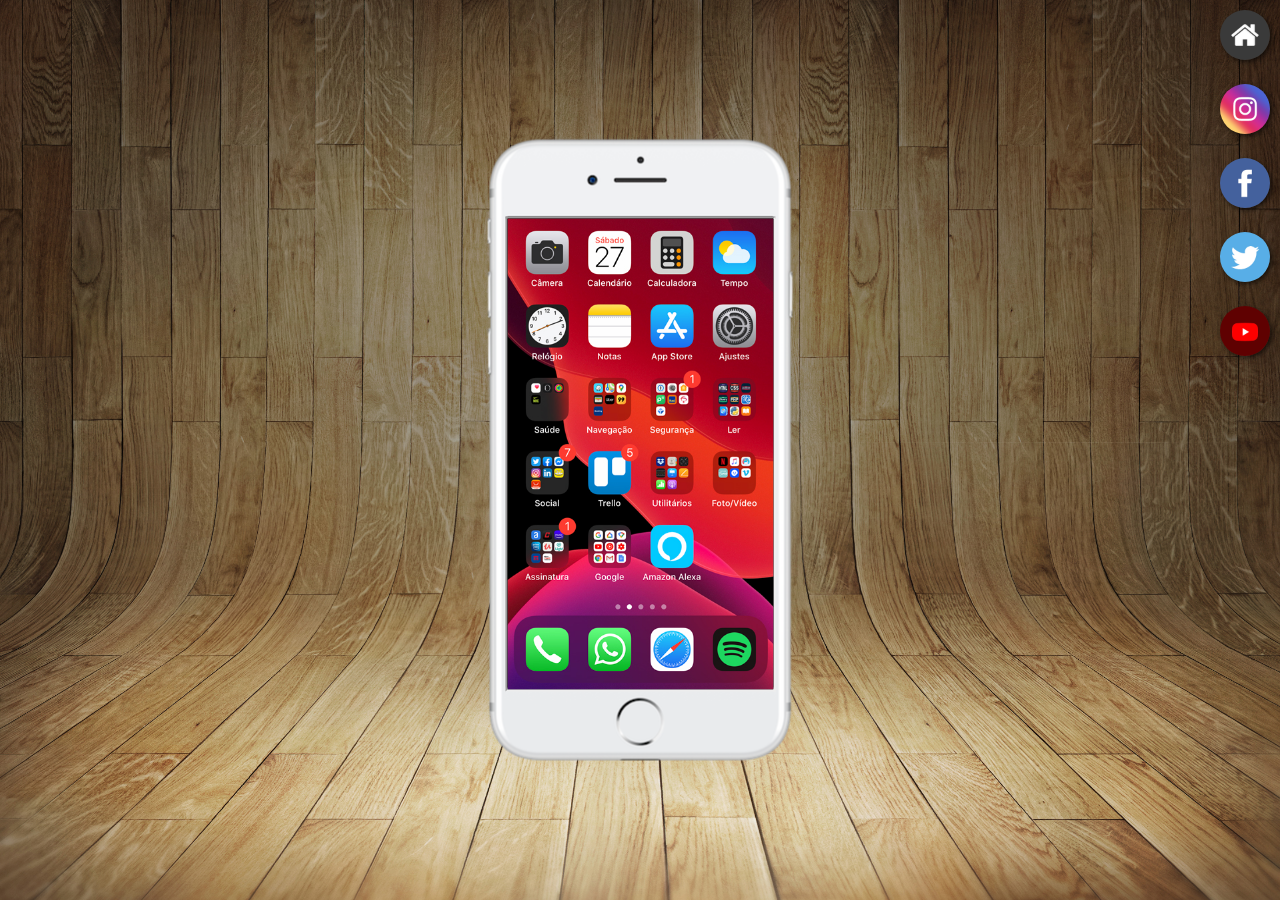
<file: index.html>
<!DOCTYPE html>
<html lang="pt-BR">
<head>
    <meta charset="UTF-8">
    <meta http-equiv="X-UA-Compatible" content="IE=edge">
    <meta name="viewport" content="width=device-width, initial-scale=1.0">
    <title>Redes Sociais</title>
    <link rel="stylesheet" href="style.css">
</head>
<body>
    <main>
        <section id="telefone">
            <iframe src="home.html" name="tela" id="tela"></iframe>
        </section>
        
        <section id="redes-sociais">
            <a href="home.html" target="tela"><img src="imagens/logo-home.jpg" alt="home"></a><br>
            <a href="instagram.html" target="tela"><img src="imagens/logo-instagram.jpg" alt="instagram"></a><br>
            <a href="facebook.html" target="tela"><img src="imagens/logo-facebook.jpg" alt="facebook"></a><br>
            <a href="twitter.html" target="tela"><img src="imagens/logo-twitter.jpg" alt="twitter"></a><br>
            <a href="youtube.html" target="tela"><img src="imagens/logo-youtube.jpg" alt="youtube"></a><br>
            

        </section>
    </main>
    
</body>
</html>
</file>
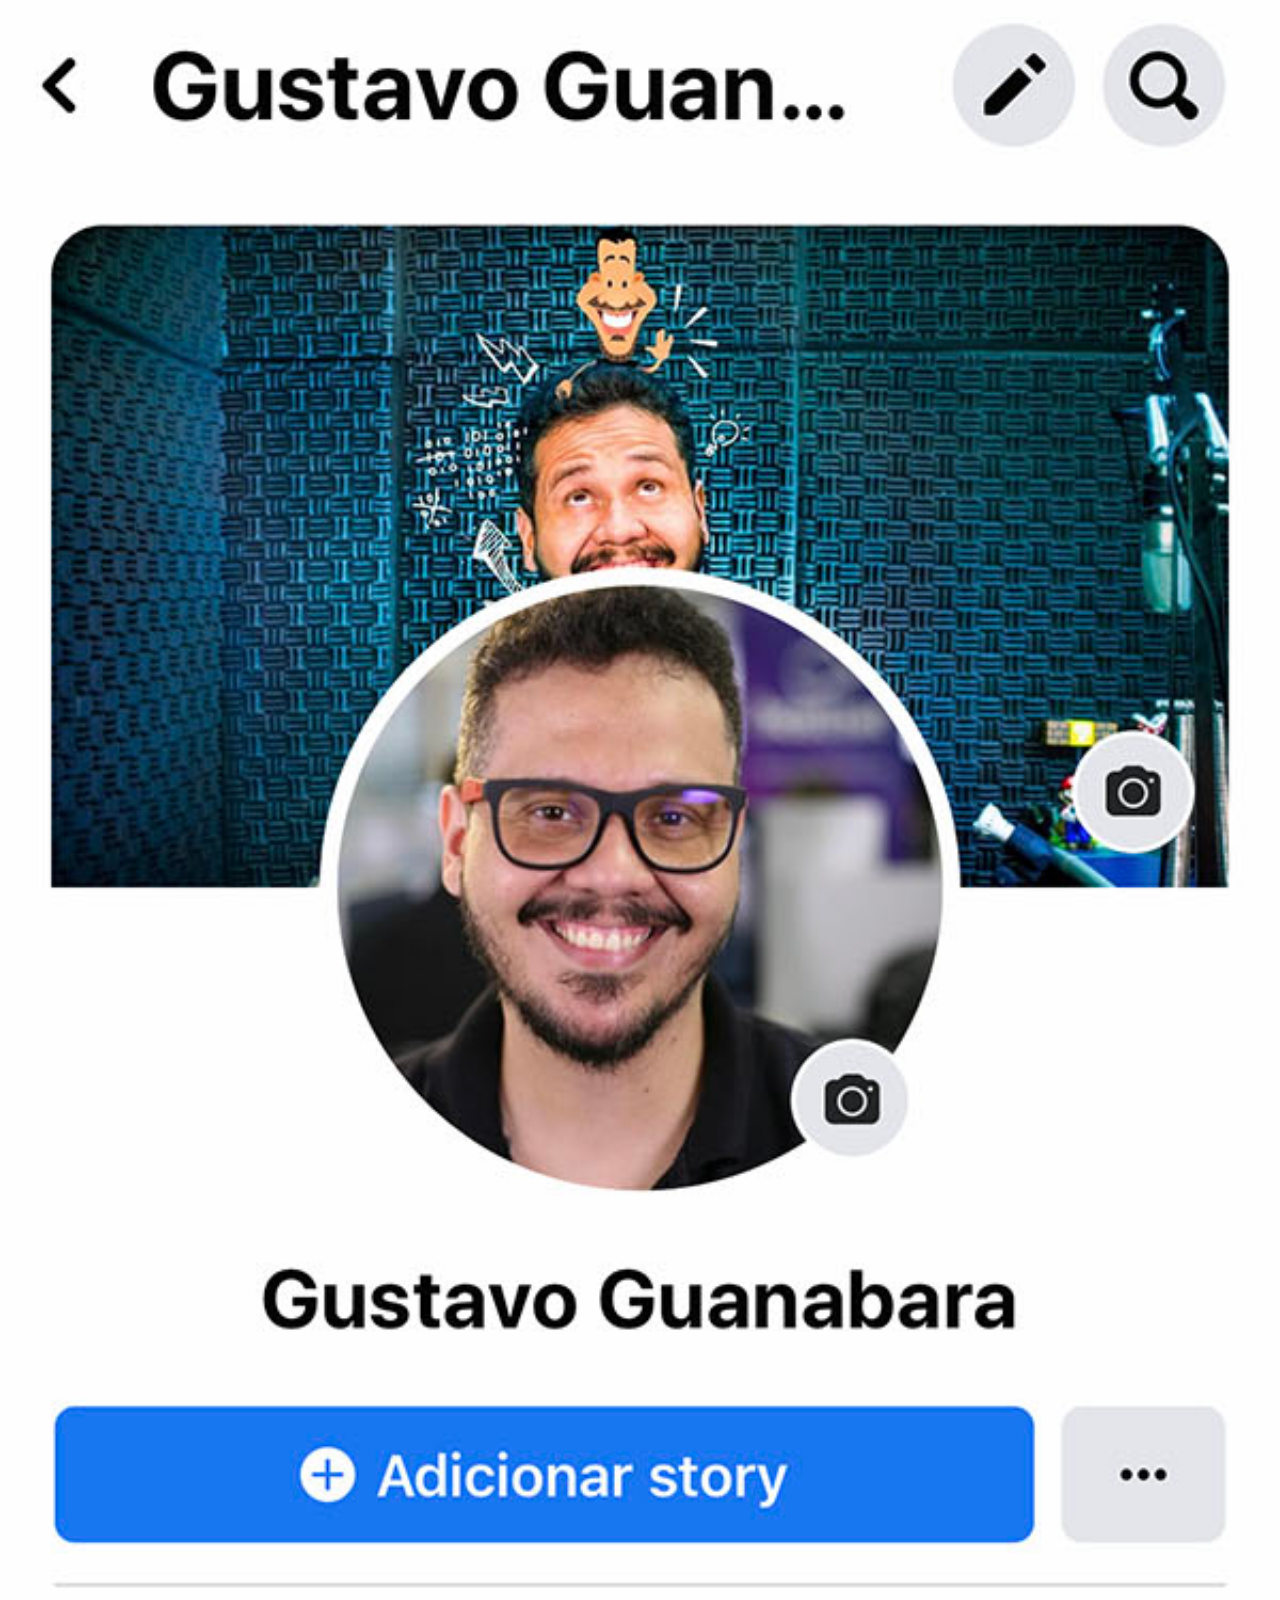
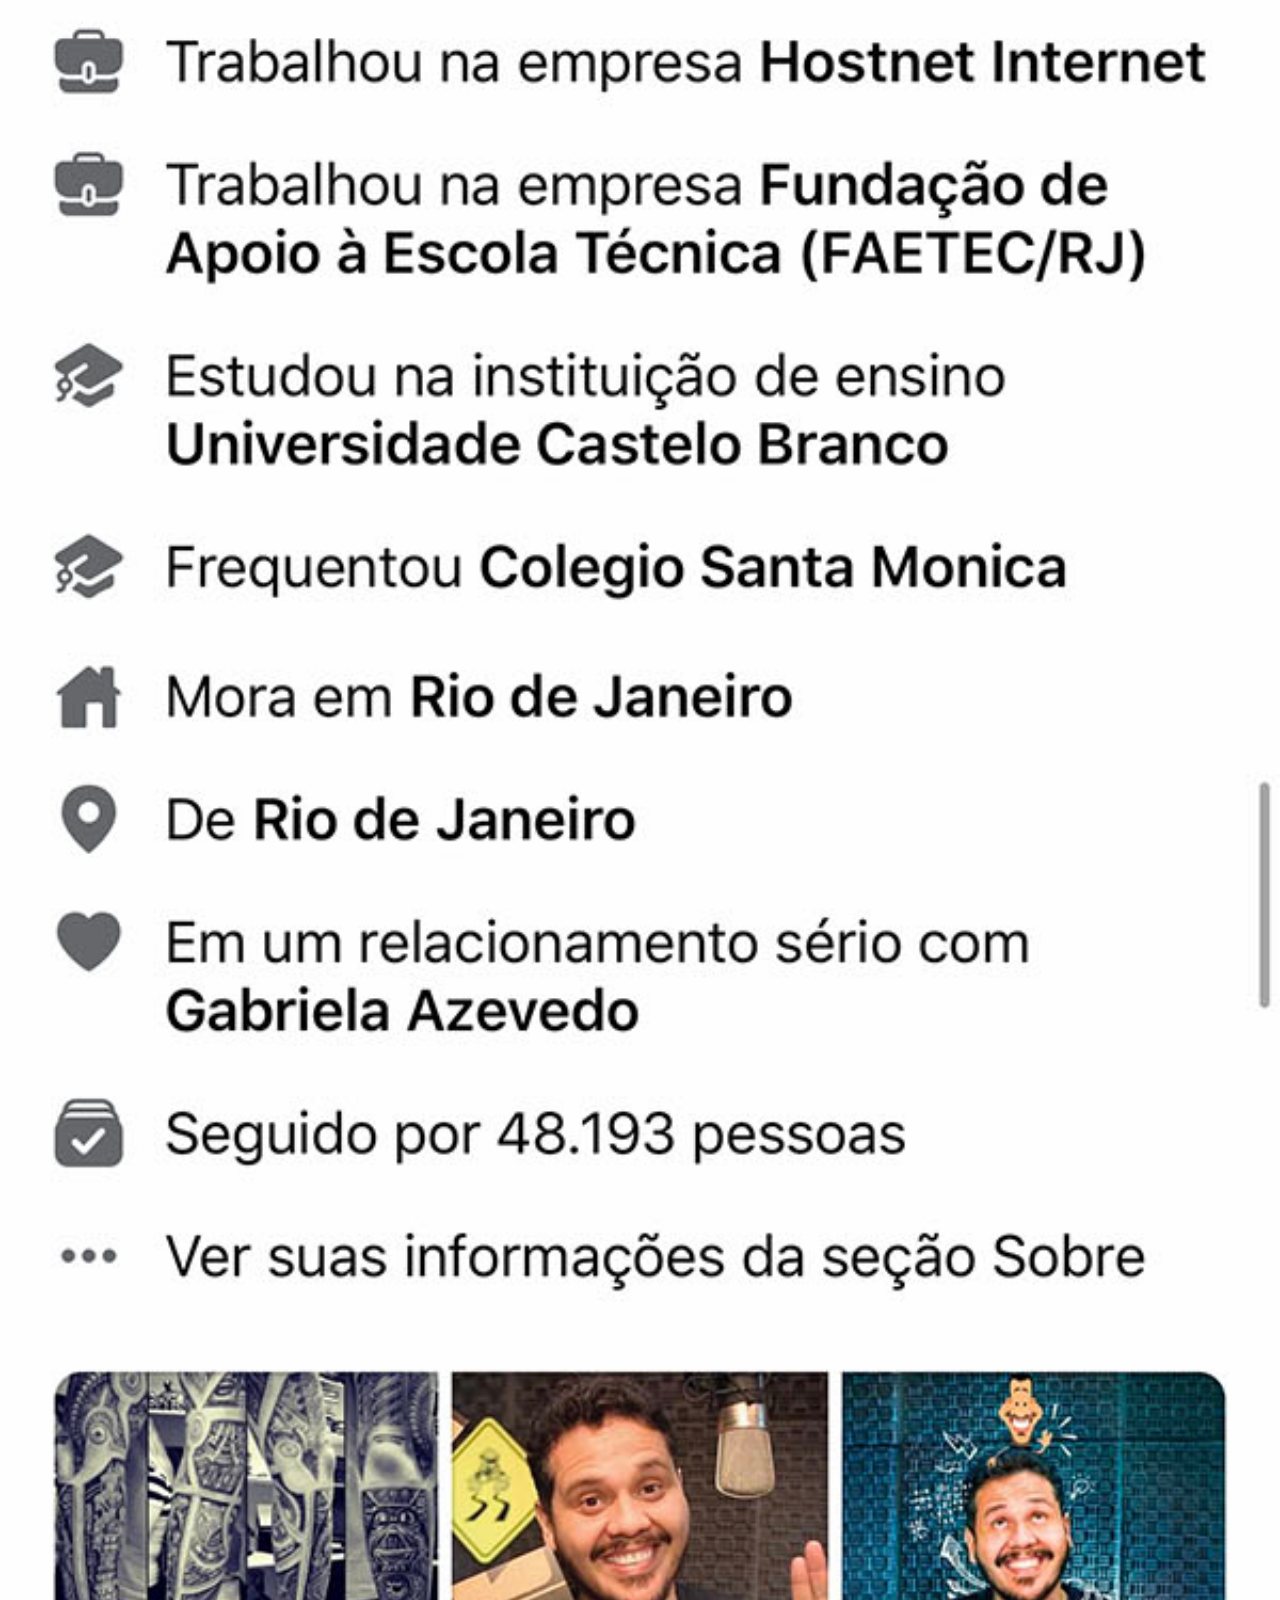
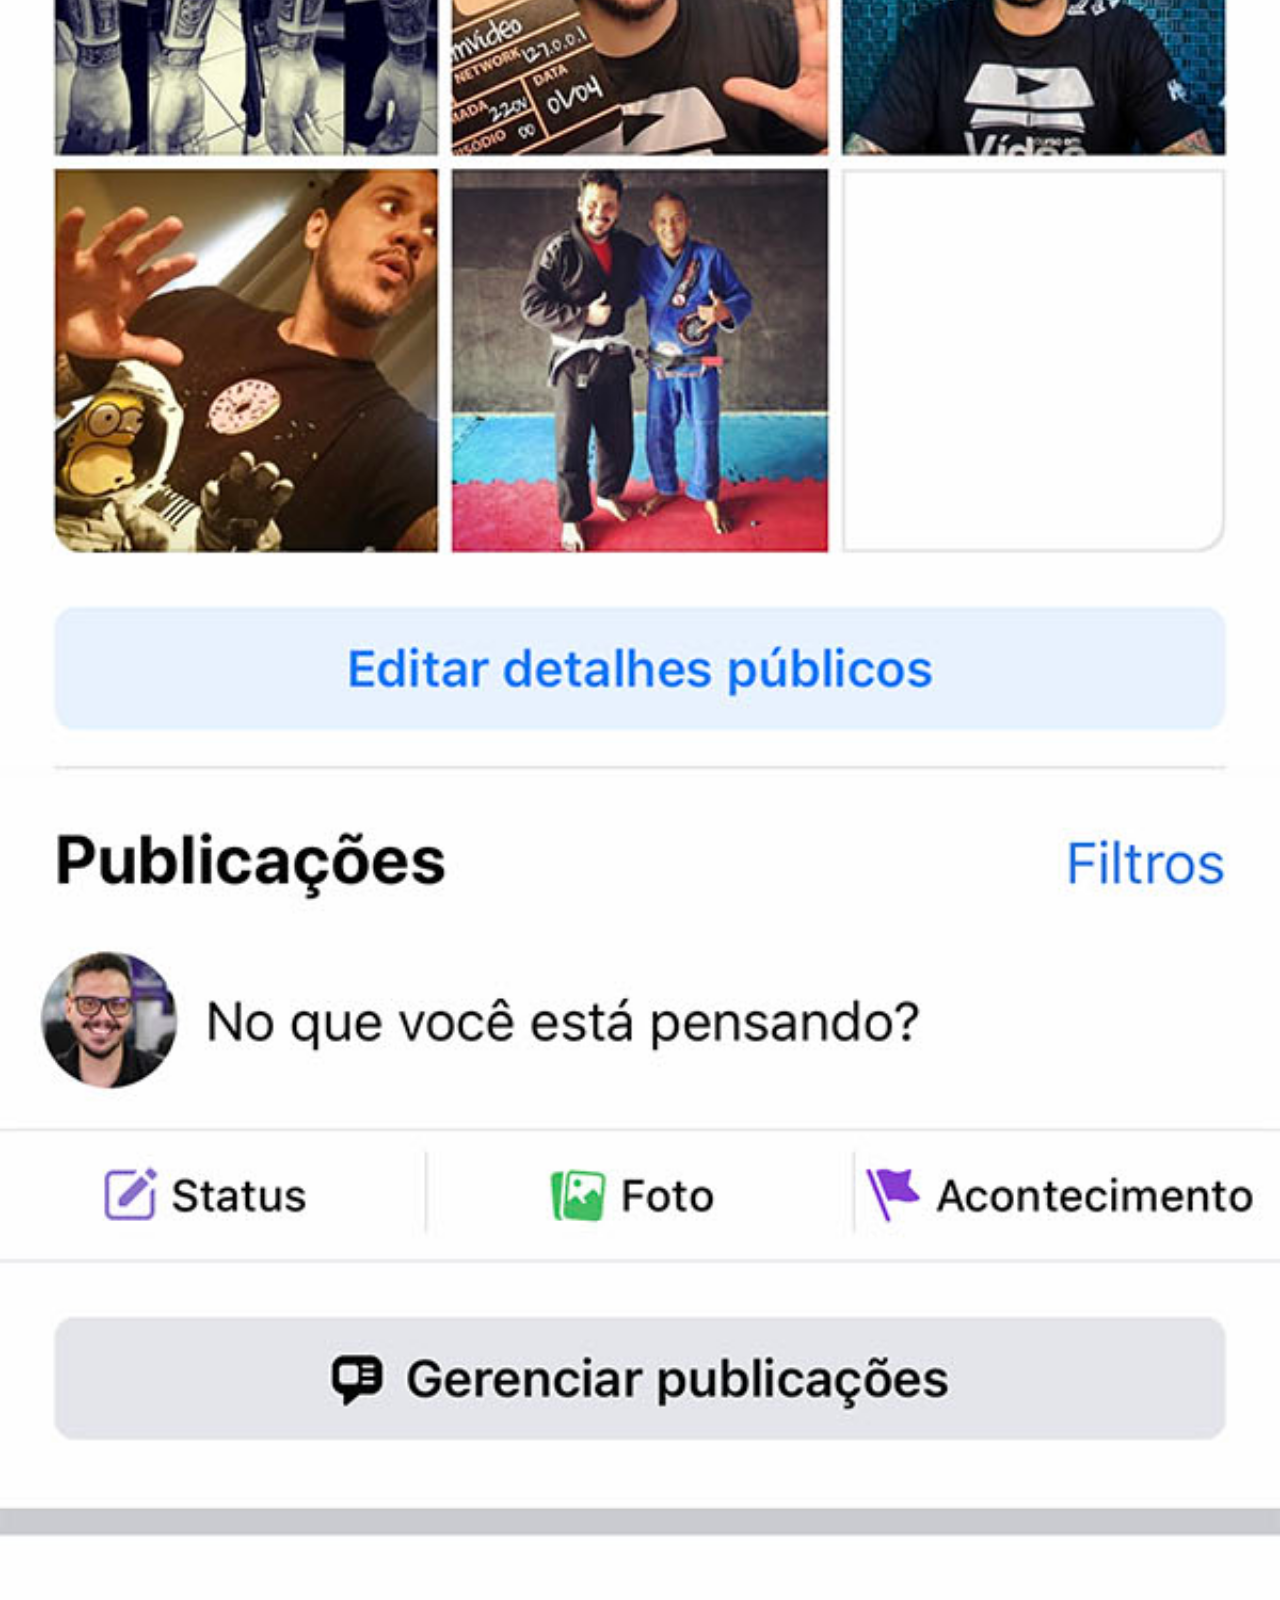
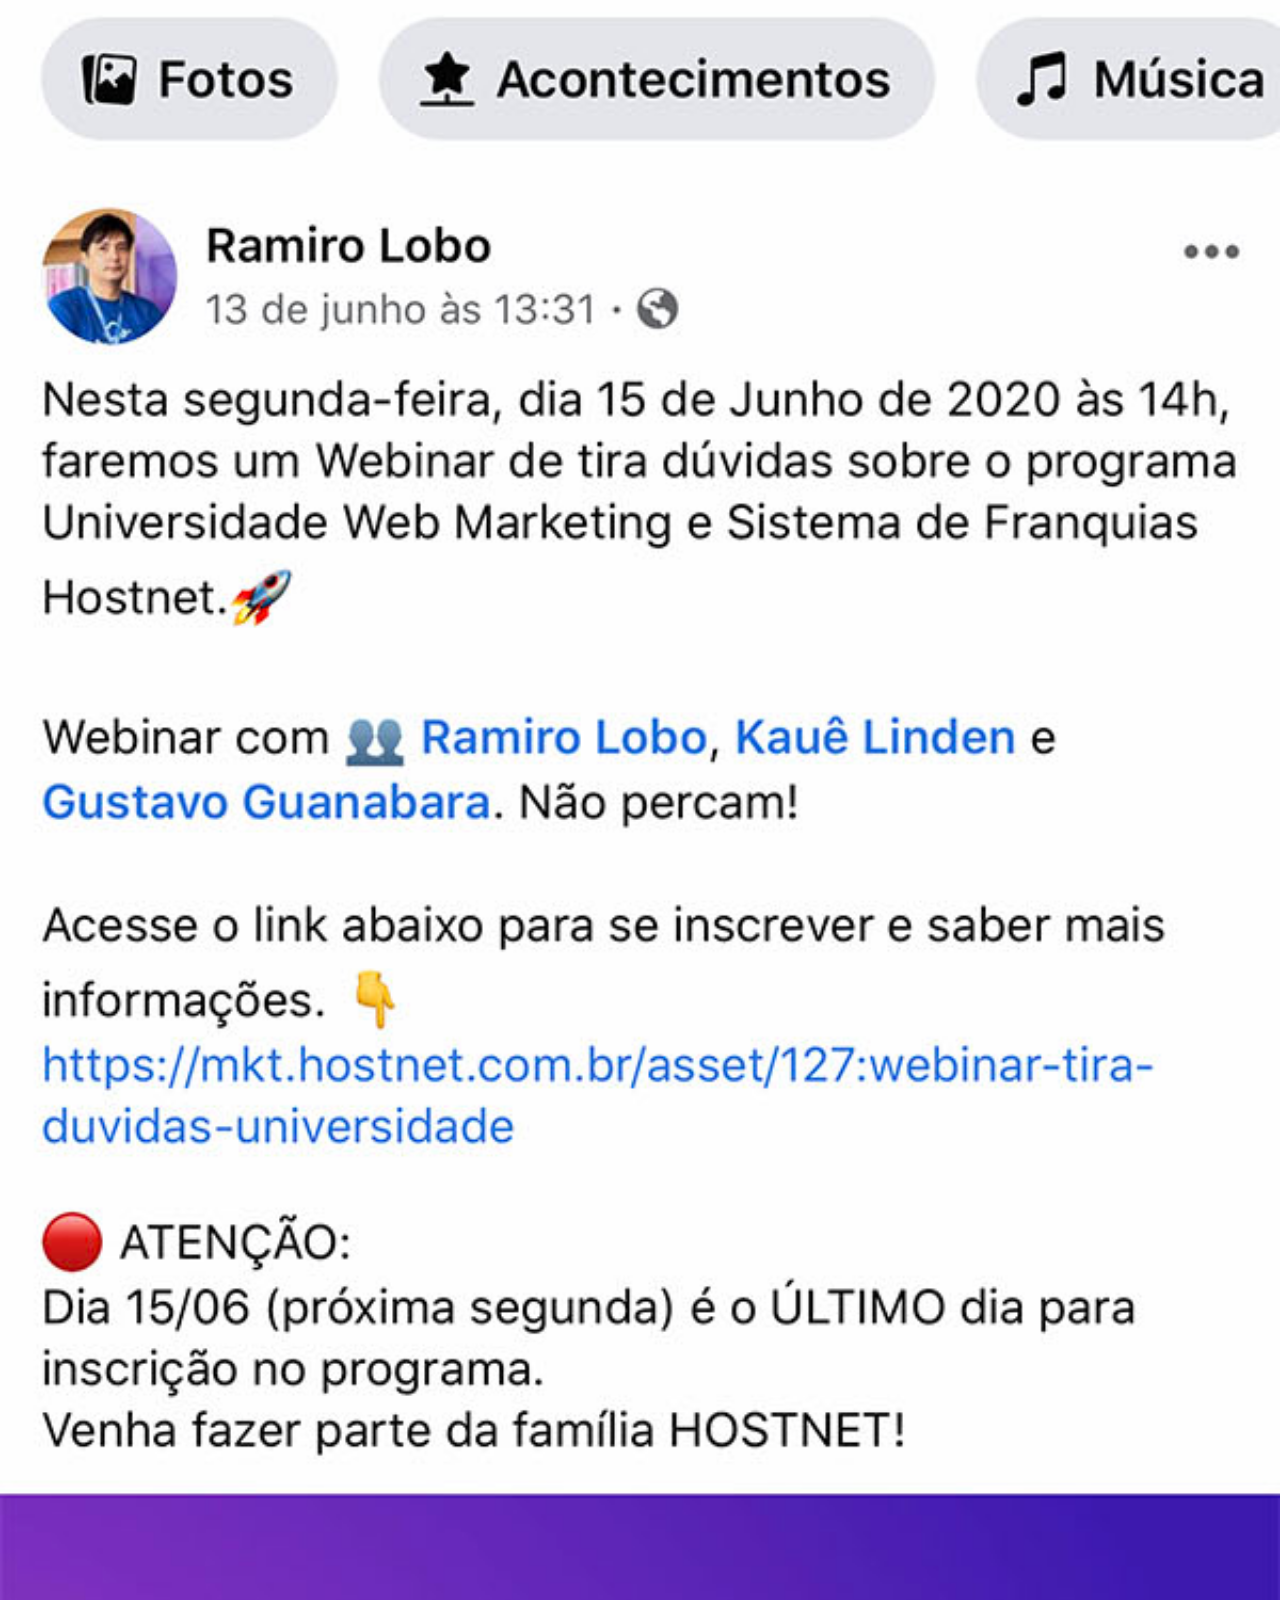
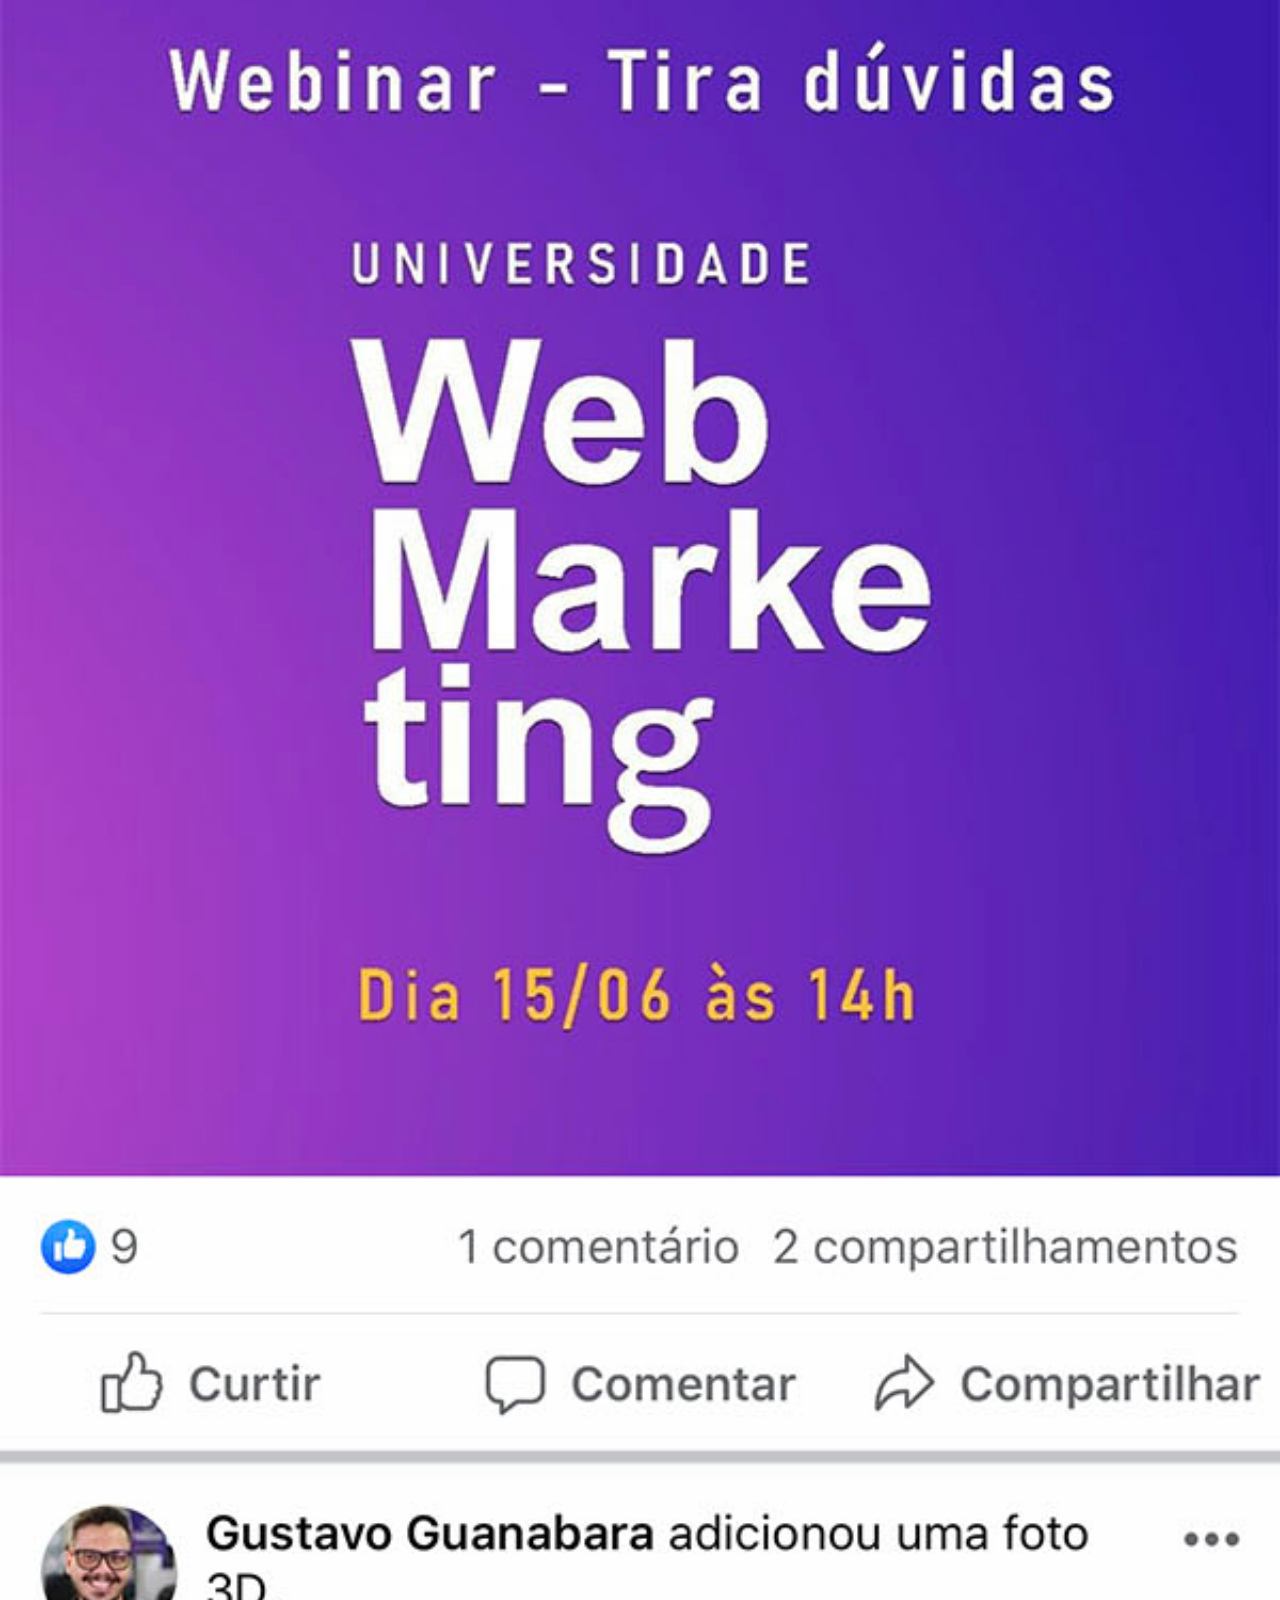
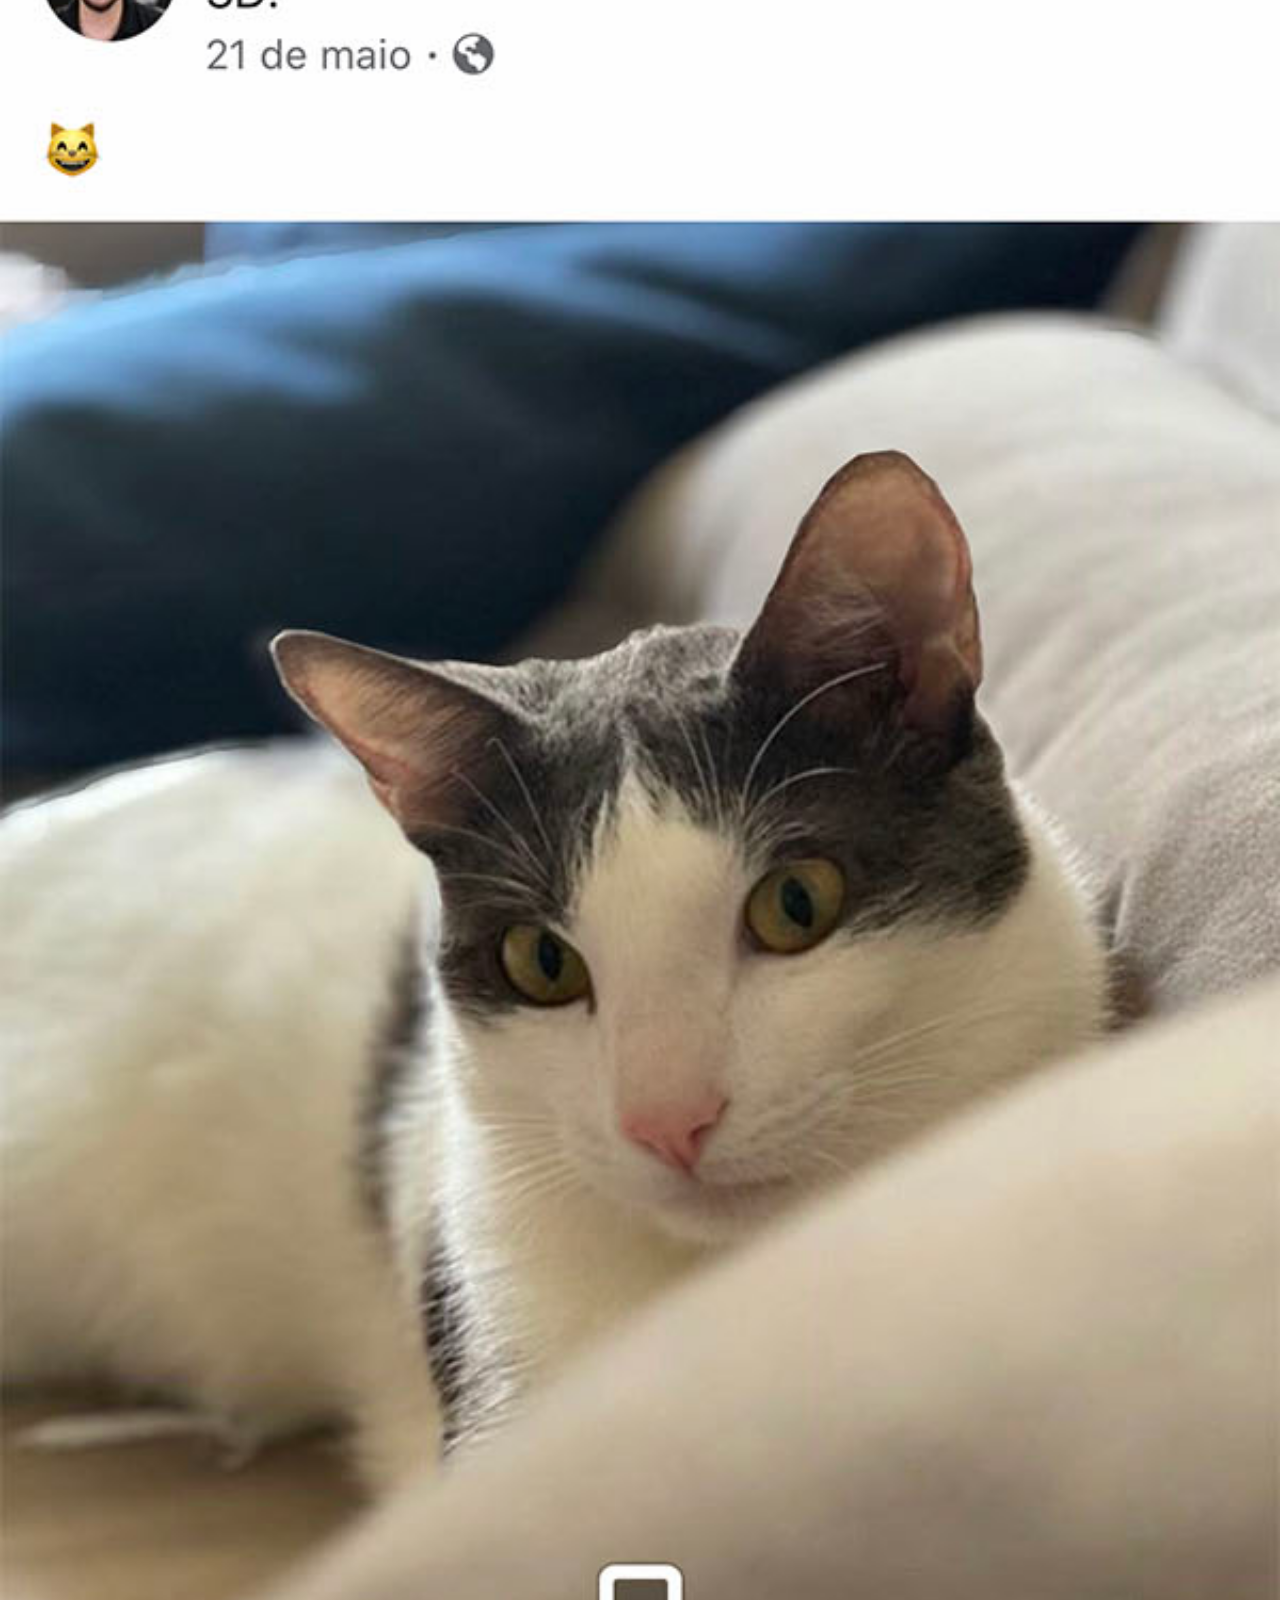
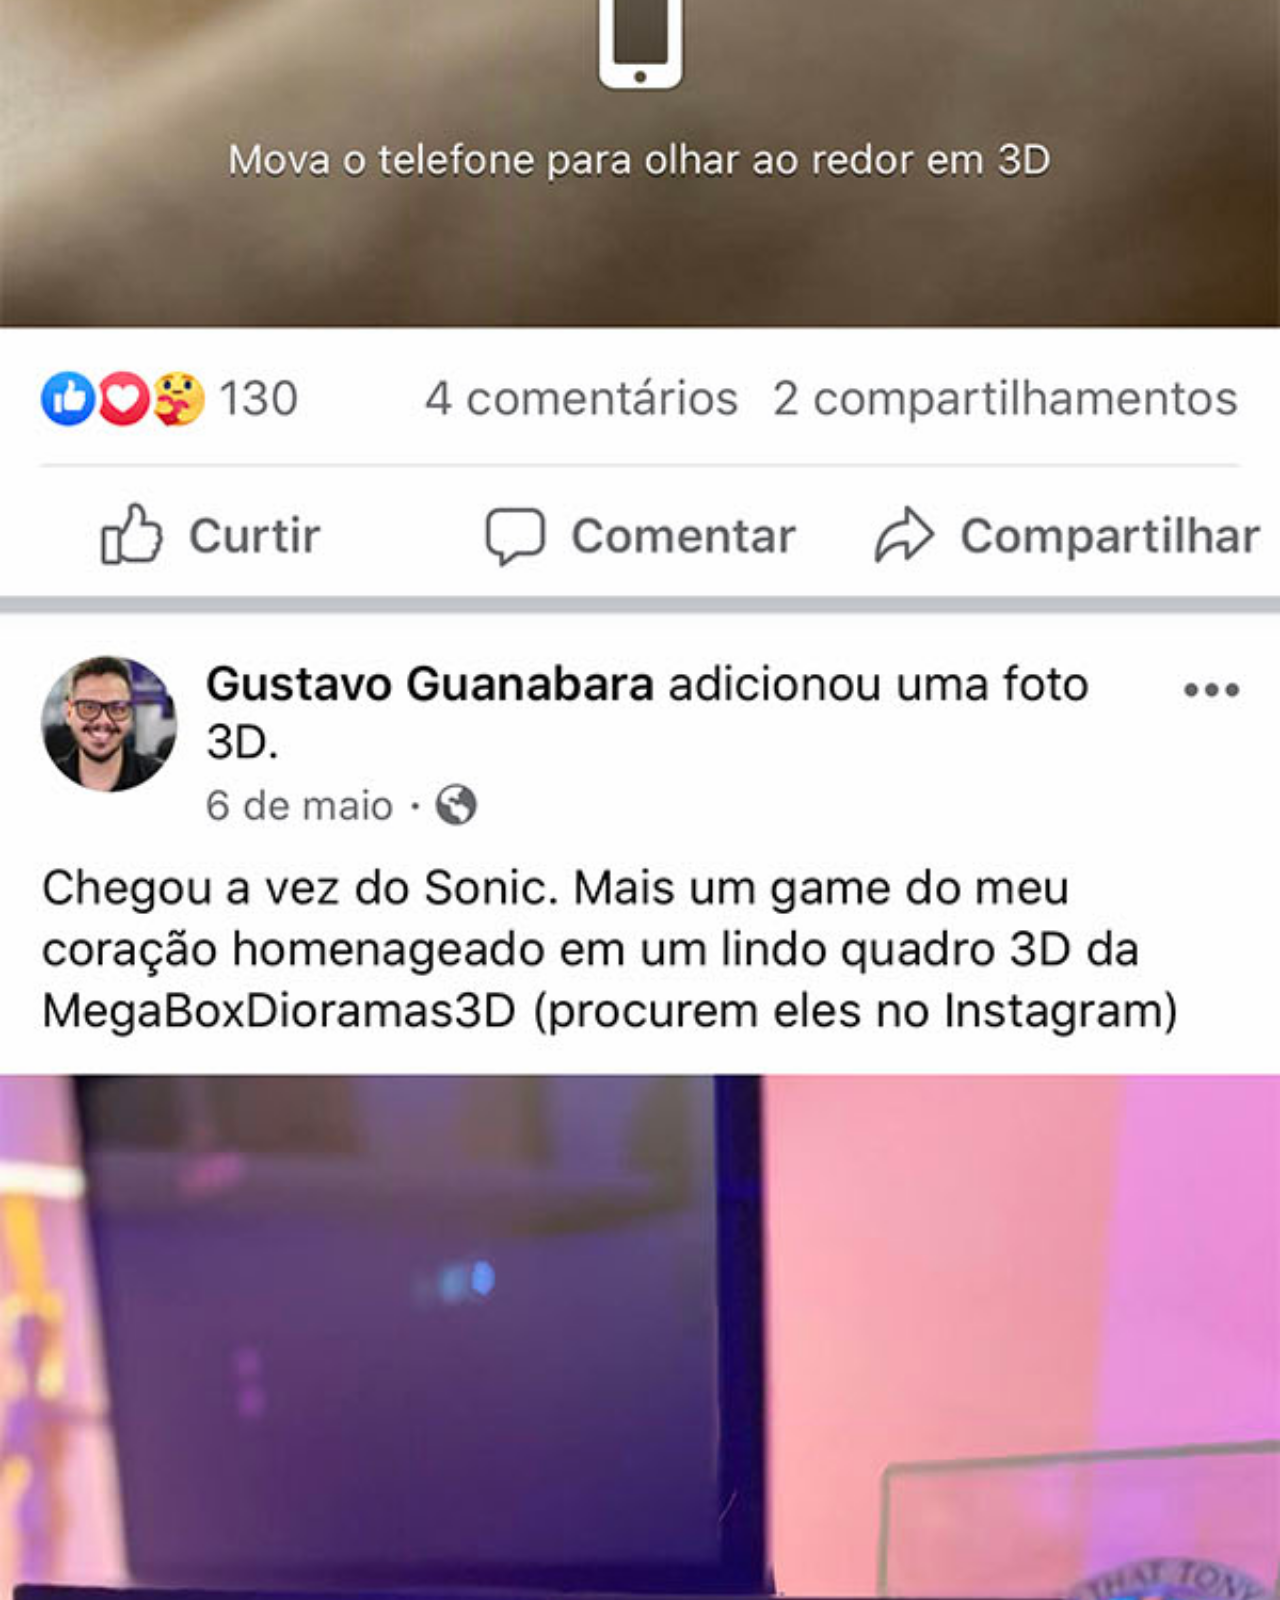
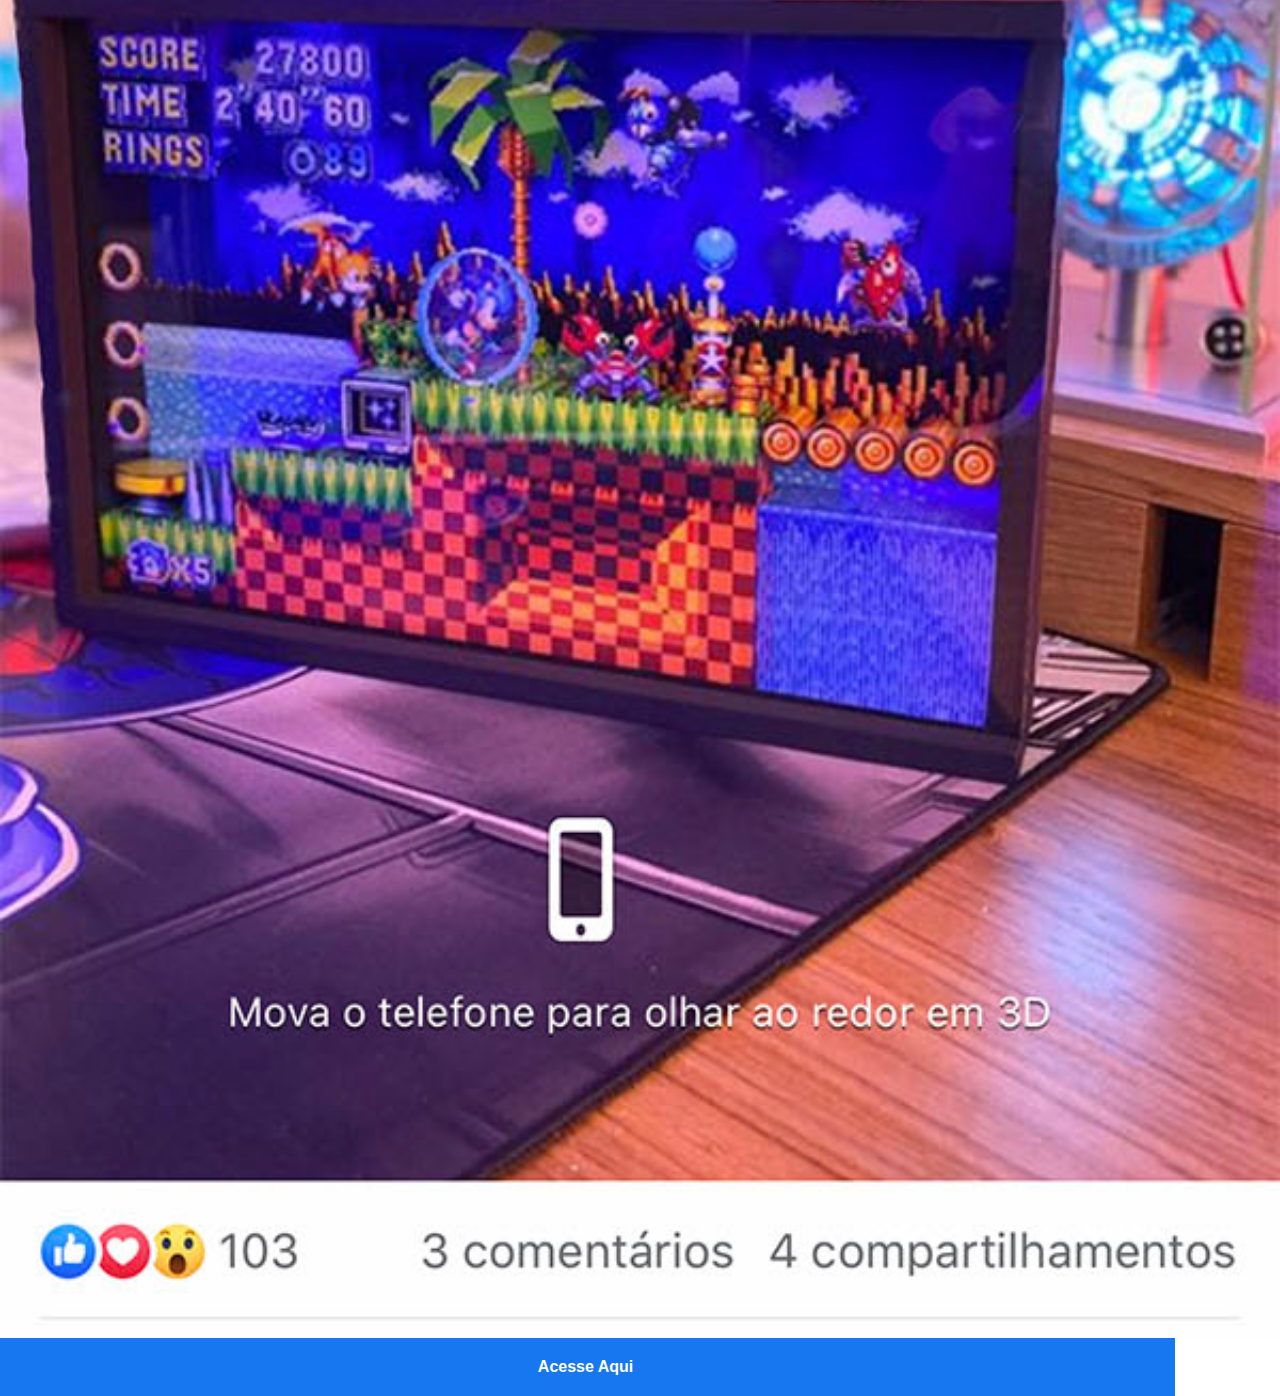
<file: facebook.html>
<!DOCTYPE html>
<html lang="pt-BR">
<head>
    <meta charset="UTF-8">
    <meta http-equiv="X-UA-Compatible" content="IE=edge">
    <meta name="viewport" content="width=device-width, initial-scale=1.0">
    <title>Facebook</title>
    
    <style>
        
        * {
            margin: 0;
            padding: 0;
            font-family: Arial, Helvetica, sans-serif;
        }


        ::-webkit-scrollbar {
            width: 0px;
            height: 0px;
        }


        img {
            width: 100vw;
        }


        a {
            display: block;
            background-color:#1677F0;
            color: white;
            padding: 20px;
            text-align: center;
            font-weight: bolder;
            text-decoration: none;
            width: 89vw;
            margin: -4px;
        }

    </style>
        
</head>
<body>

    <img src="/imagens/tela-facebook.jpg" alt="youtube">
    <a href="https://www.facebook.com/CursosEmVideo" target="_blank" rel="external">Acesse Aqui</a>

</body>
</html>
</file>
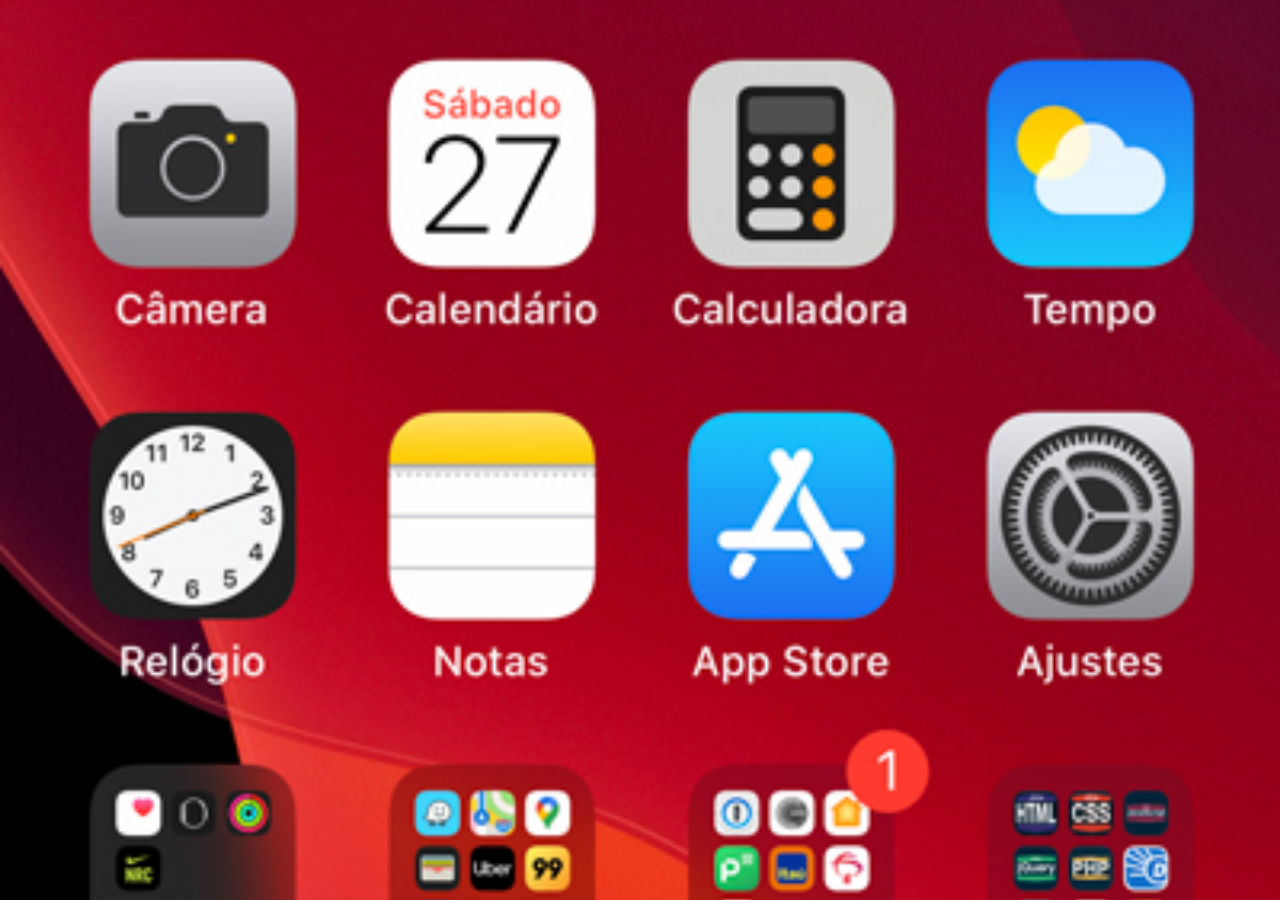
<file: home.html>
<!DOCTYPE html>
<html lang="pt-BR">
<head>
    <meta charset="UTF-8">
    <meta http-equiv="X-UA-Compatible" content="IE=edge">
    <meta name="viewport" content="width=device-width, initial-scale=1.0">
    <title>Home</title>
    
    <style>
     
        * {
            margin: 0;
            padding: 0;
        }
        

        body {
            width: 100vw;
            height: 100vh;
            background: black url(/imagens/tela-home.jpg) top center;
            background-repeat: no-repeat;
            background-size: cover;
        }

    
</style>    
</head>
<body>
    
</body>
</html>
</file>
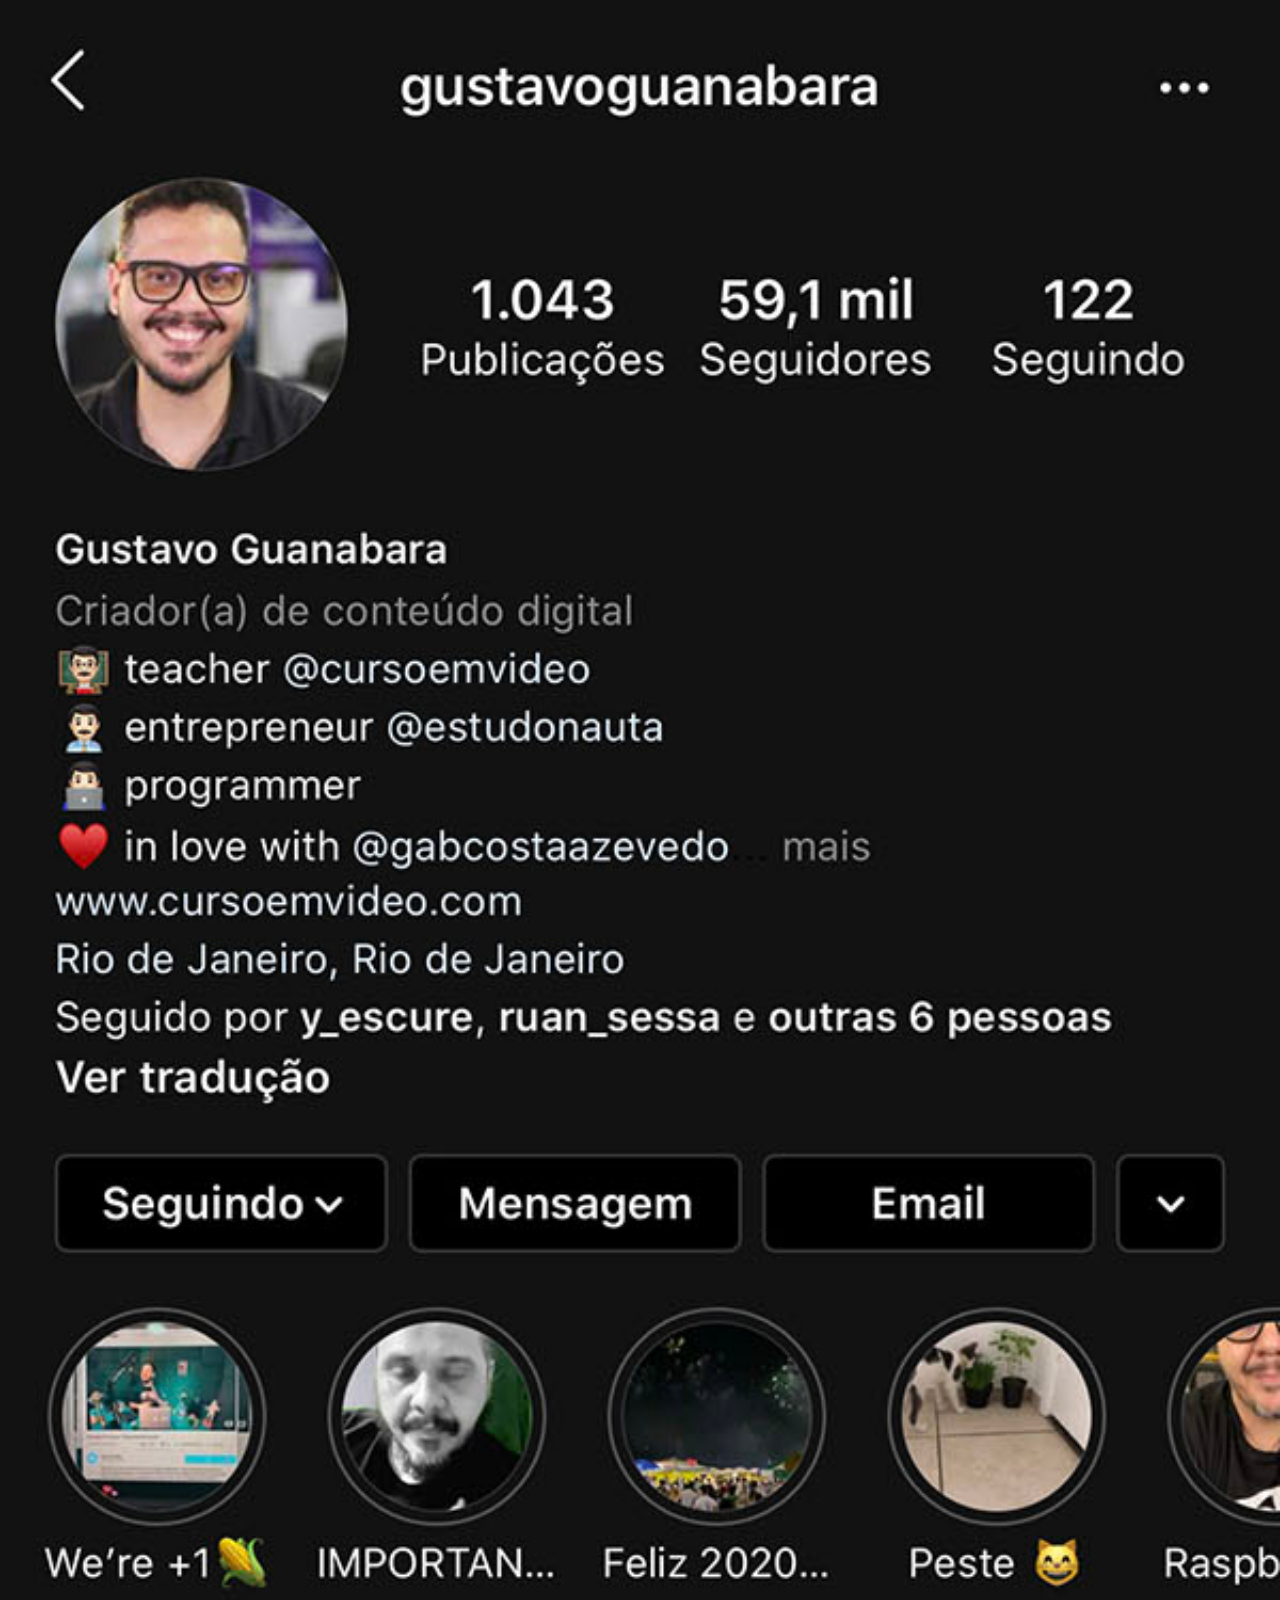
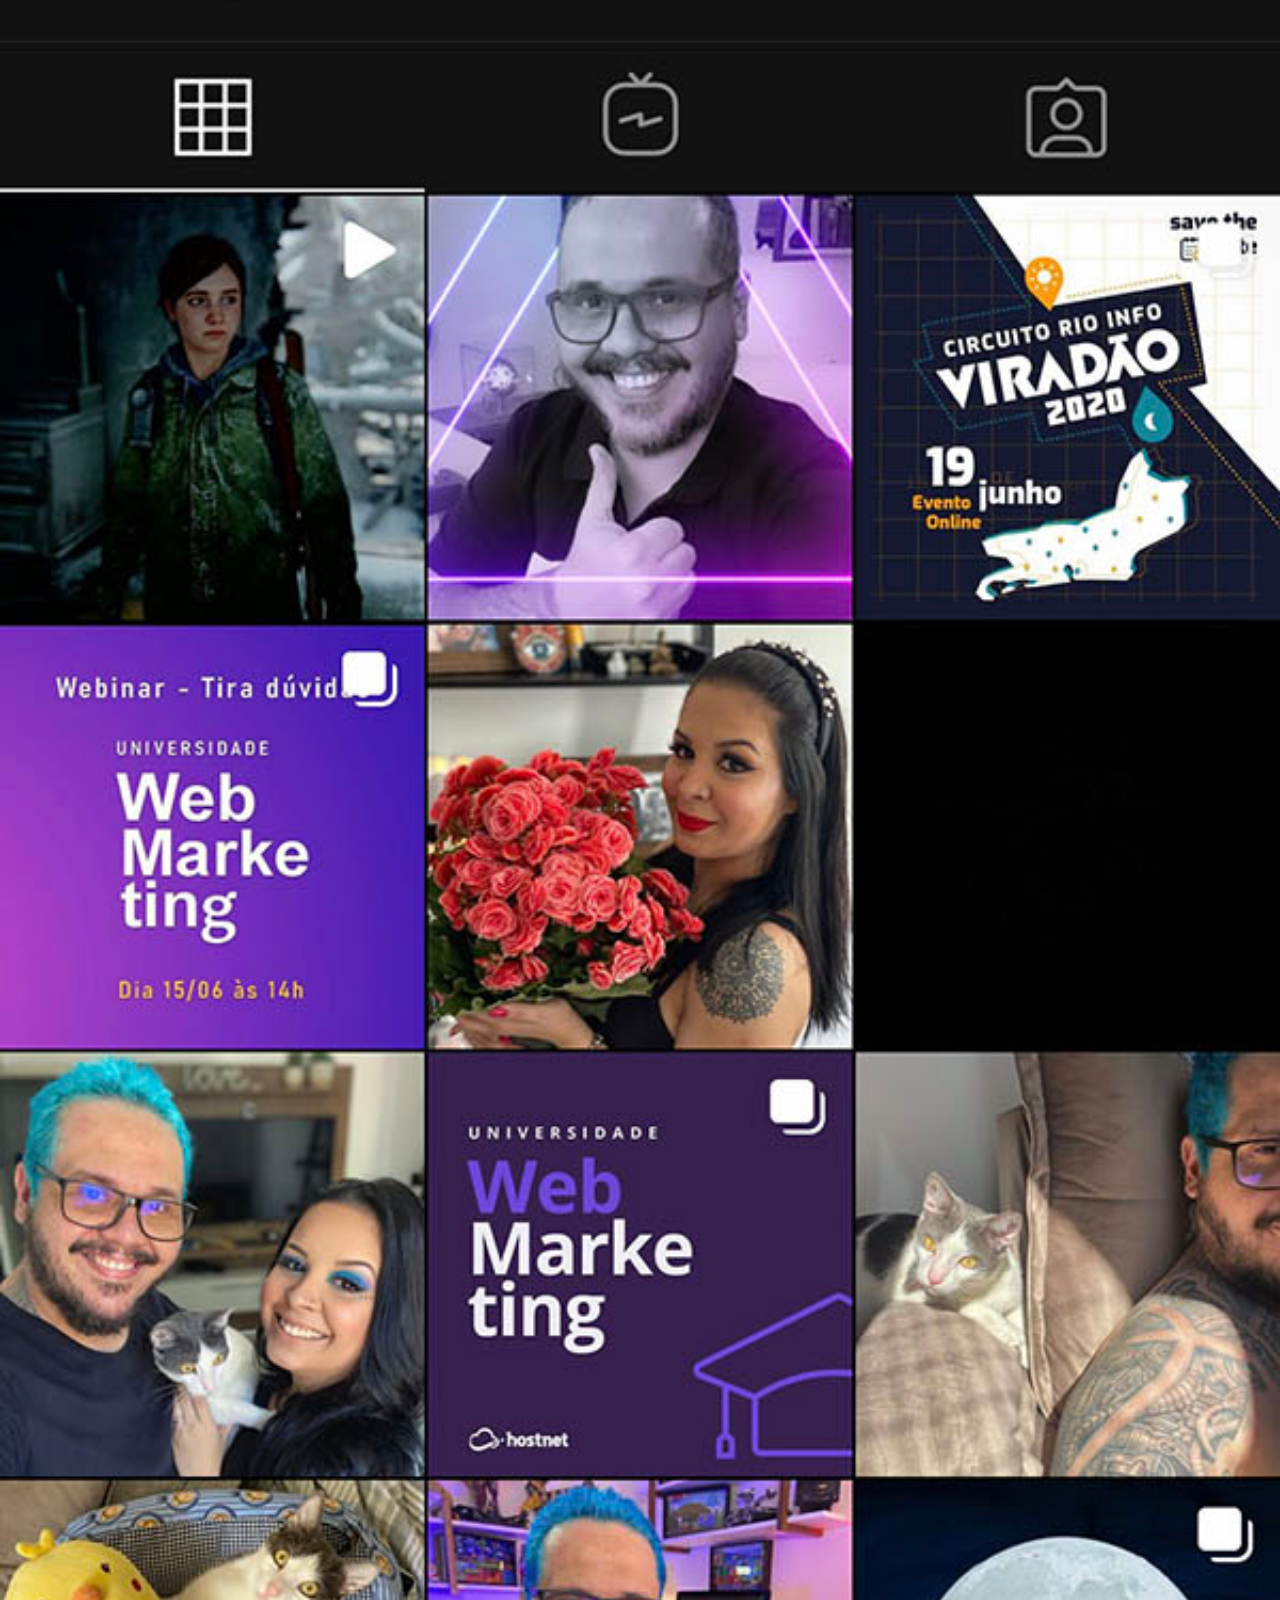
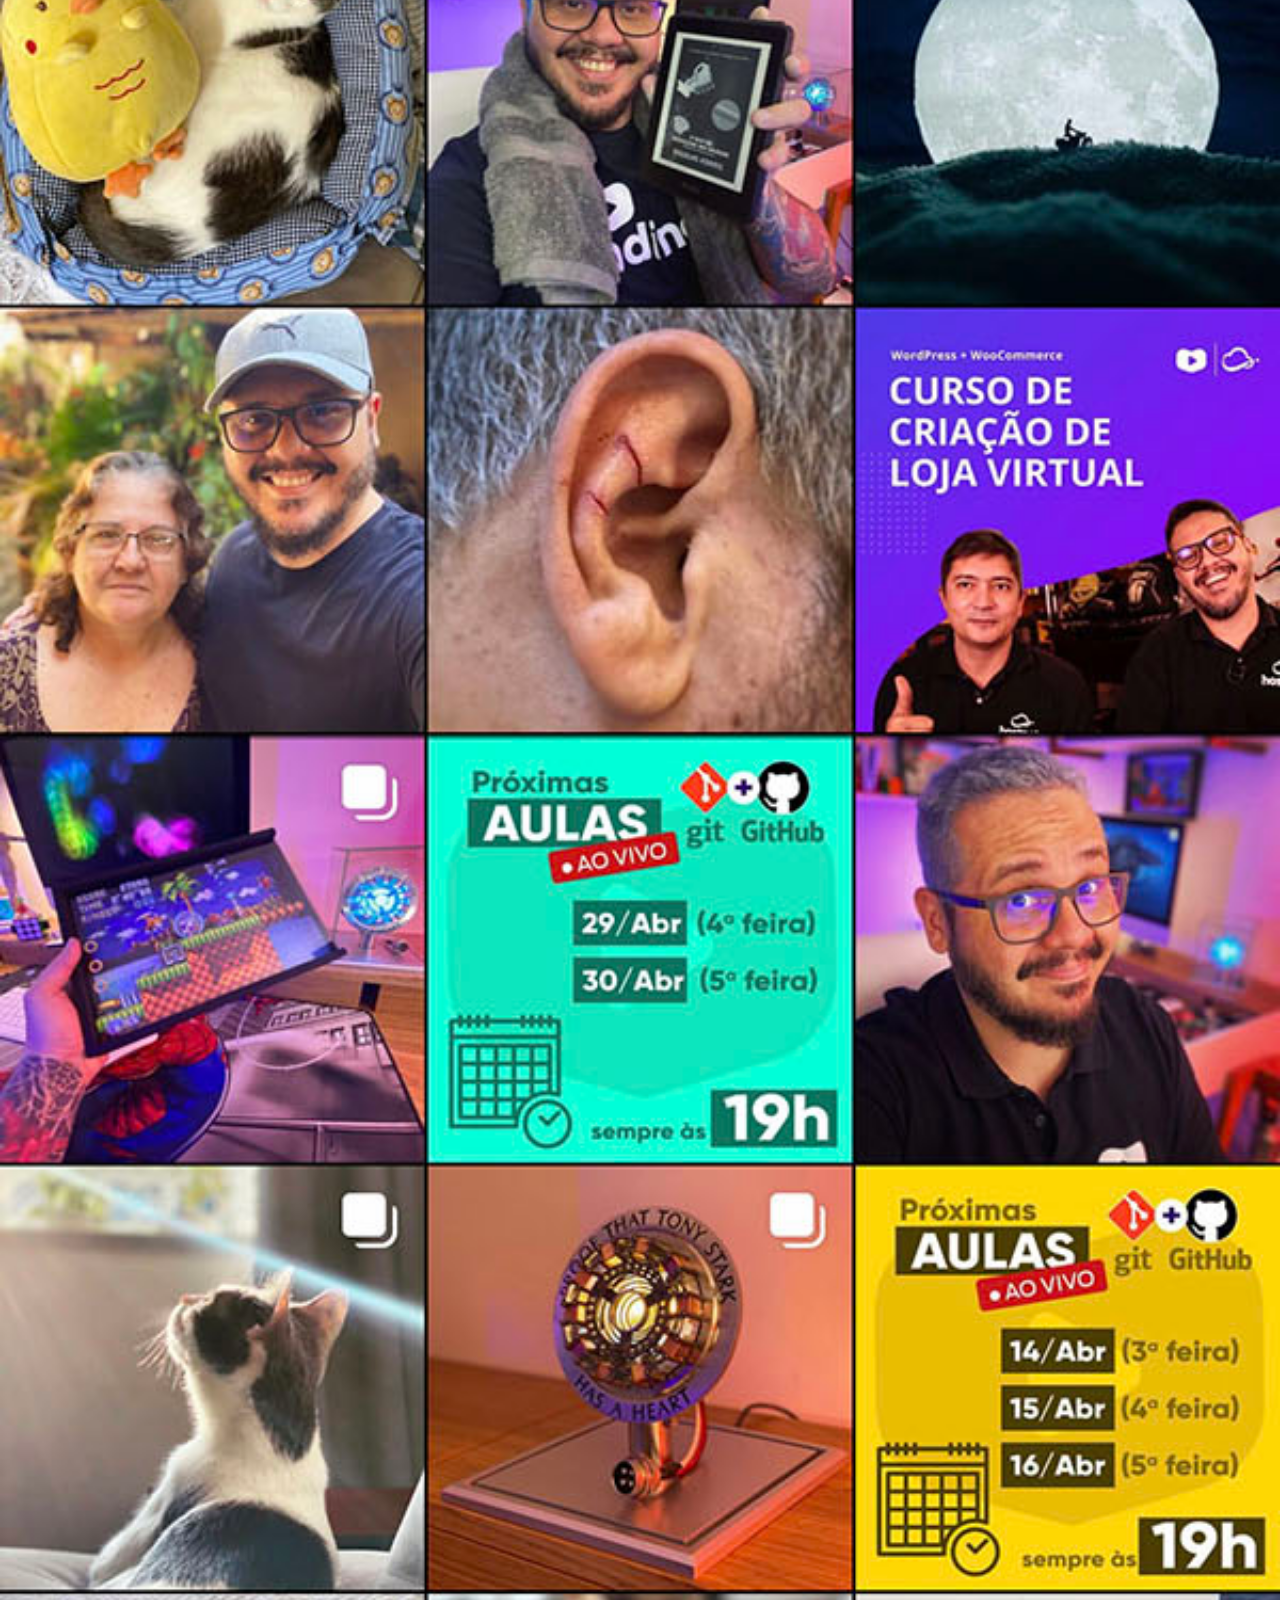
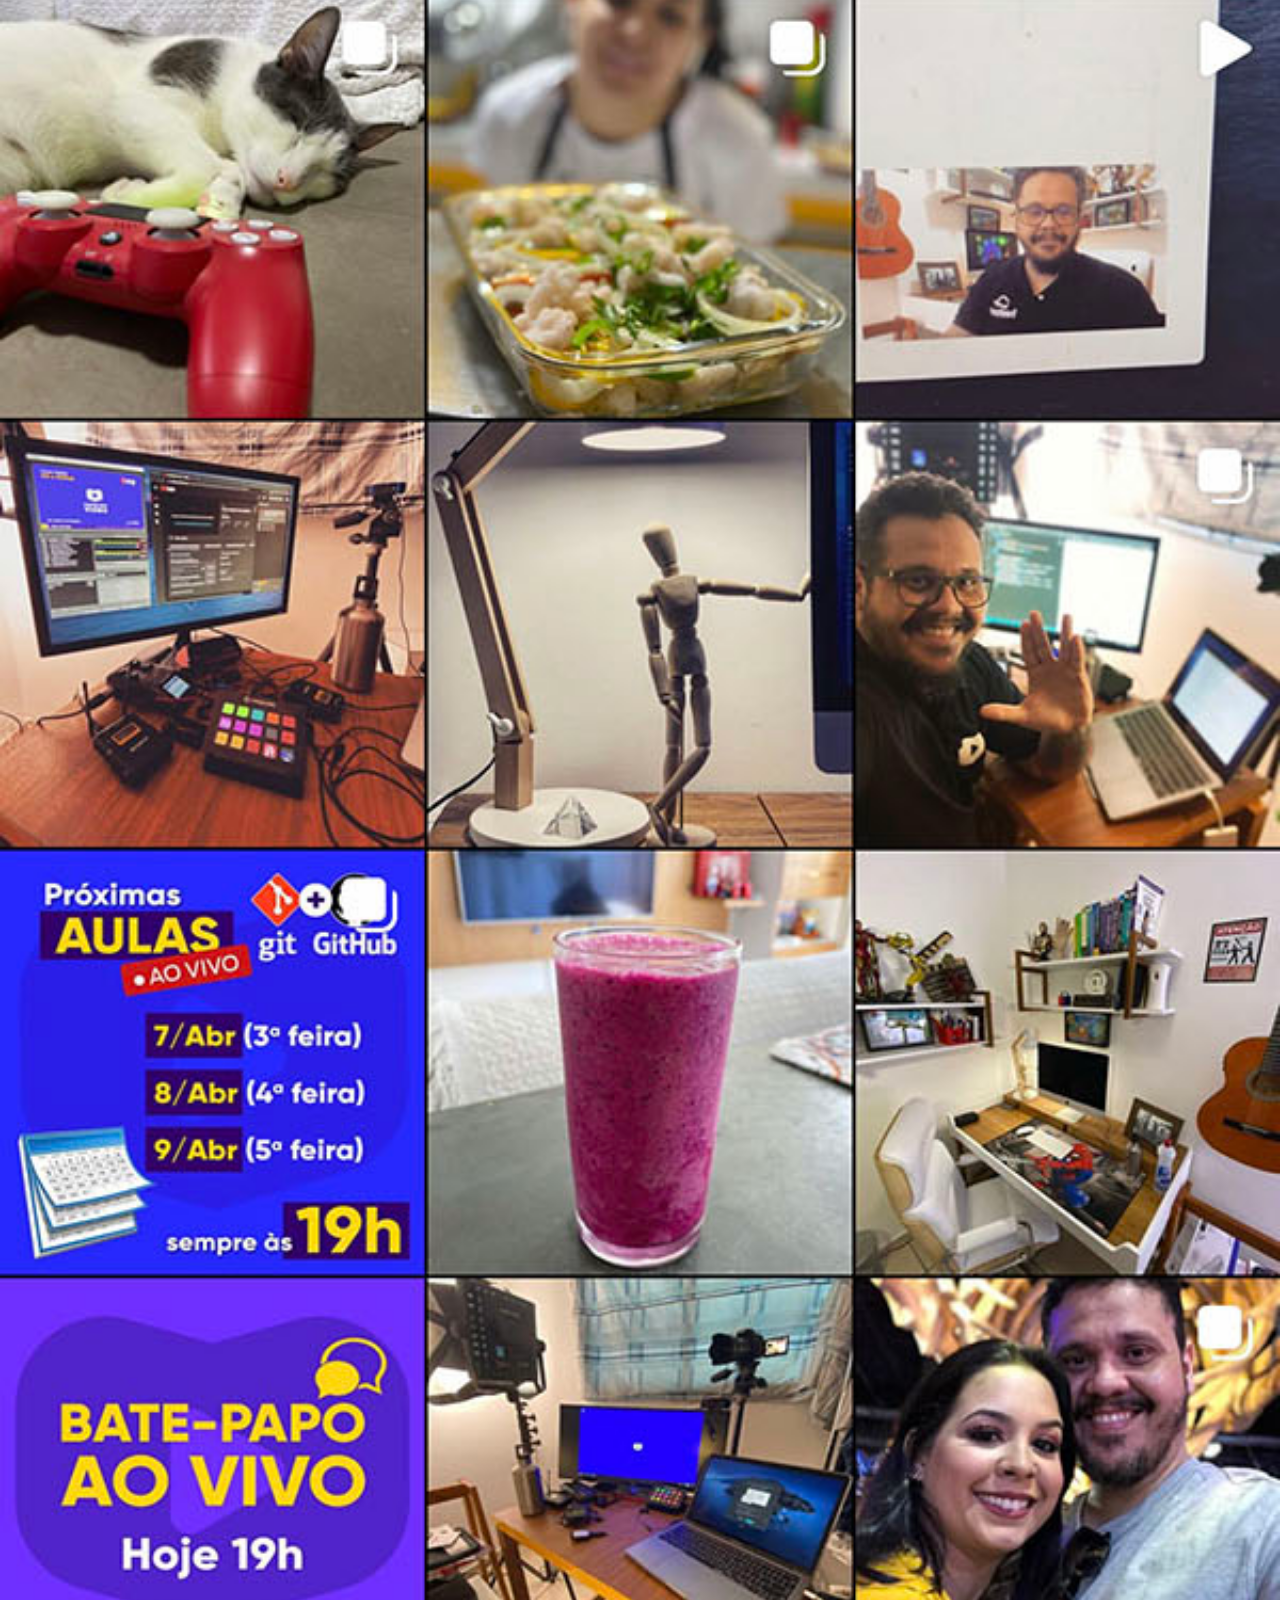
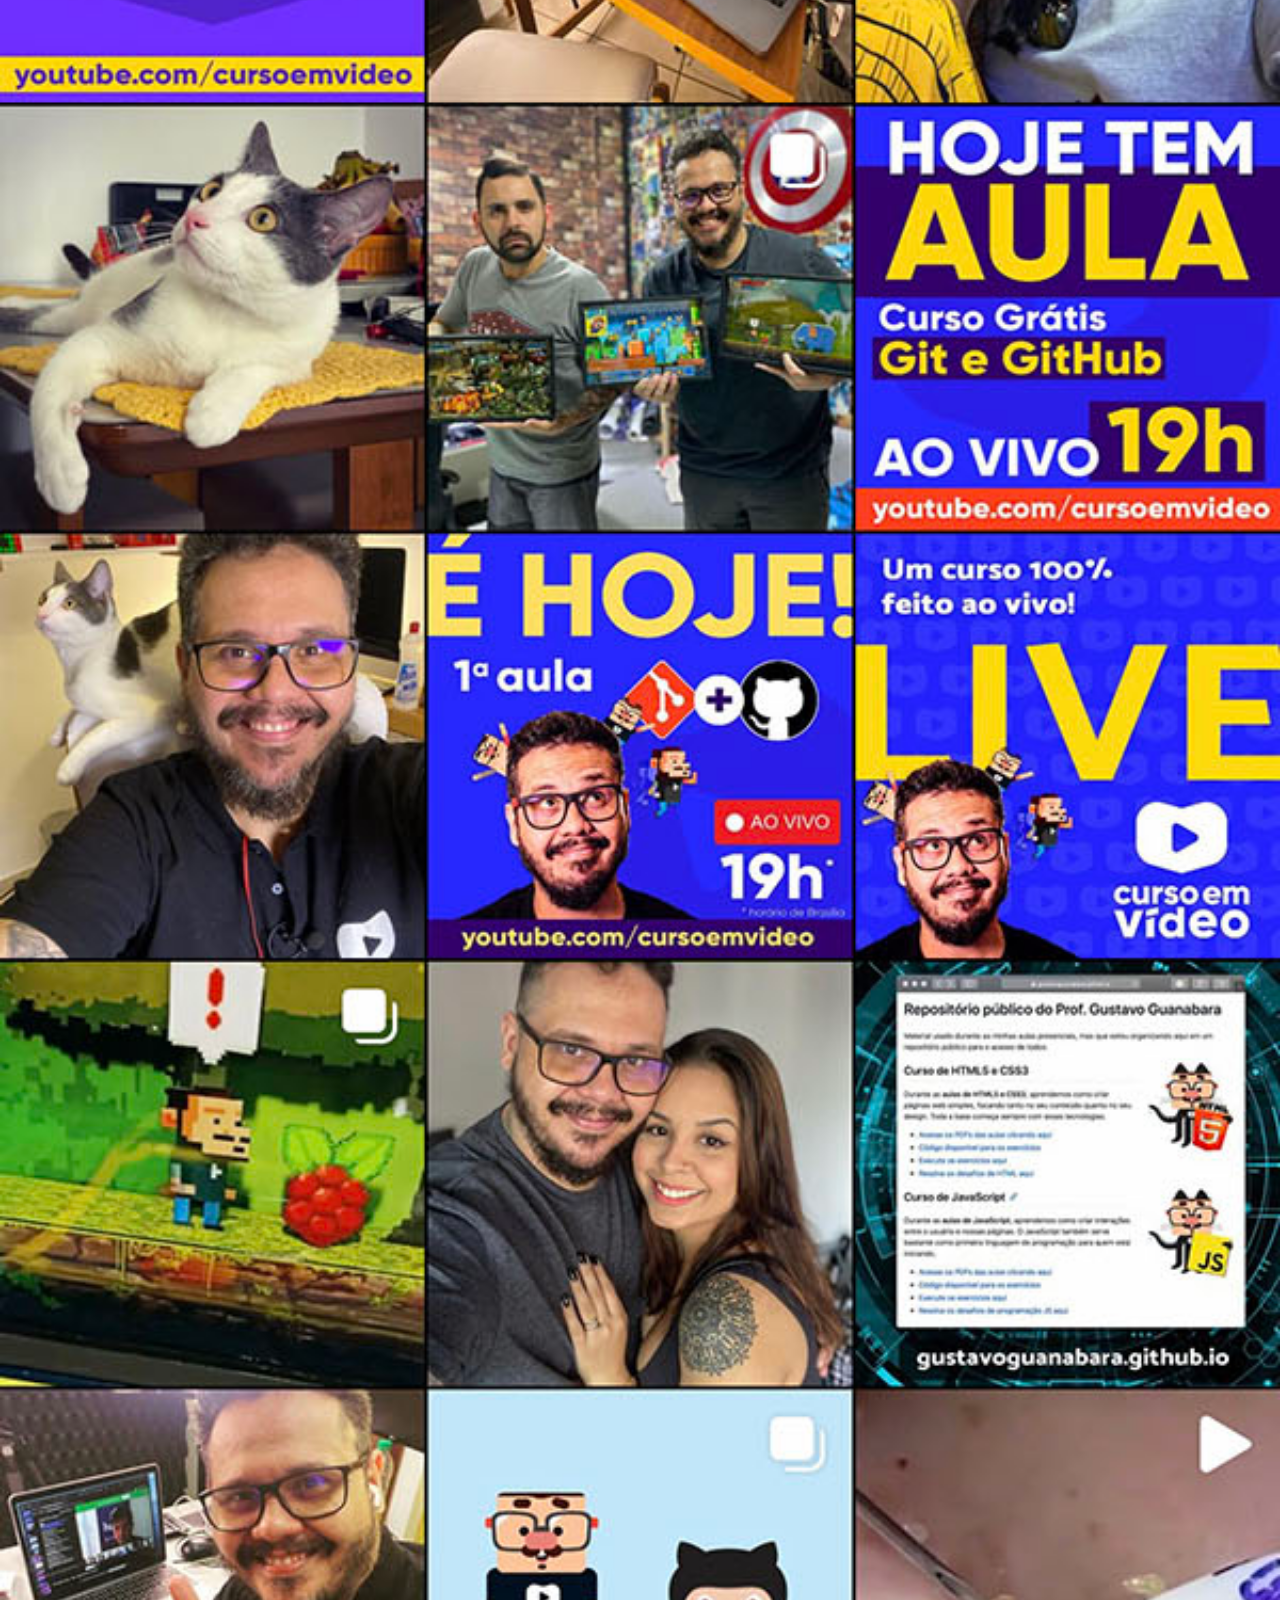
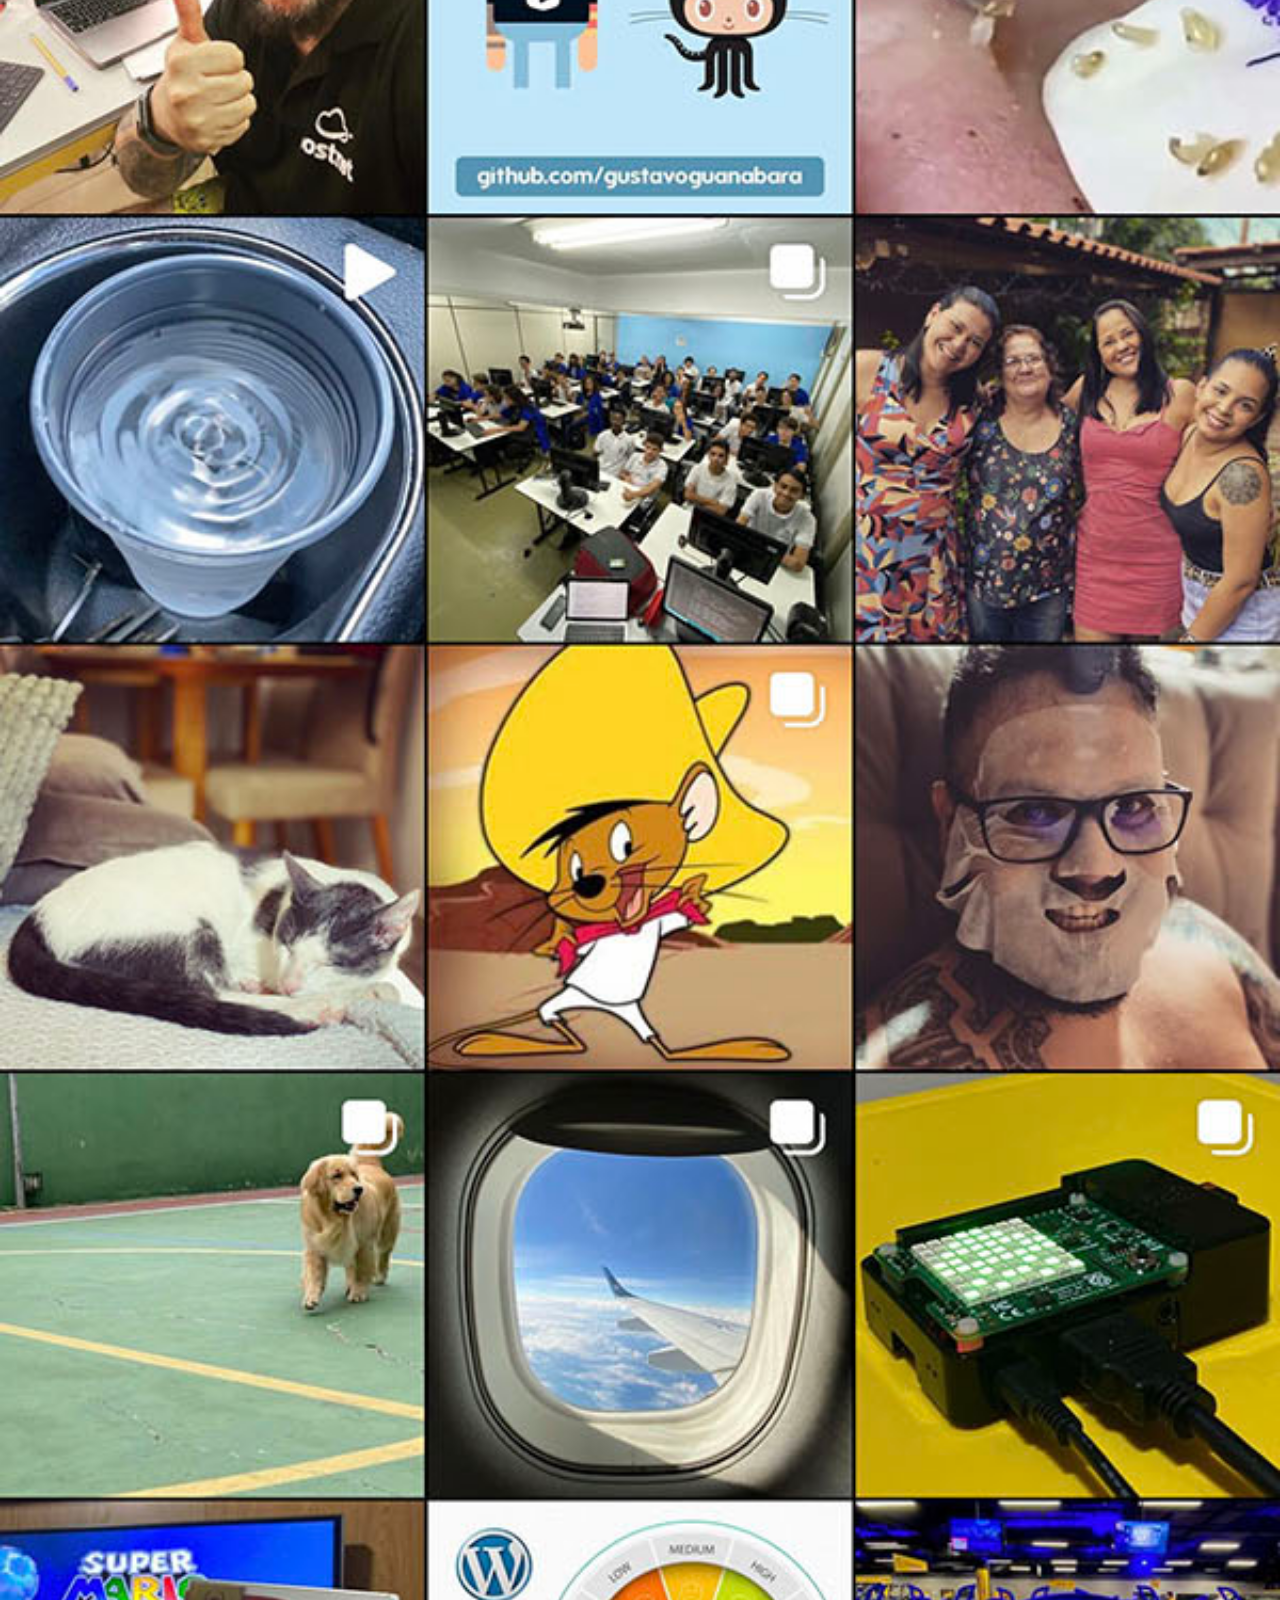
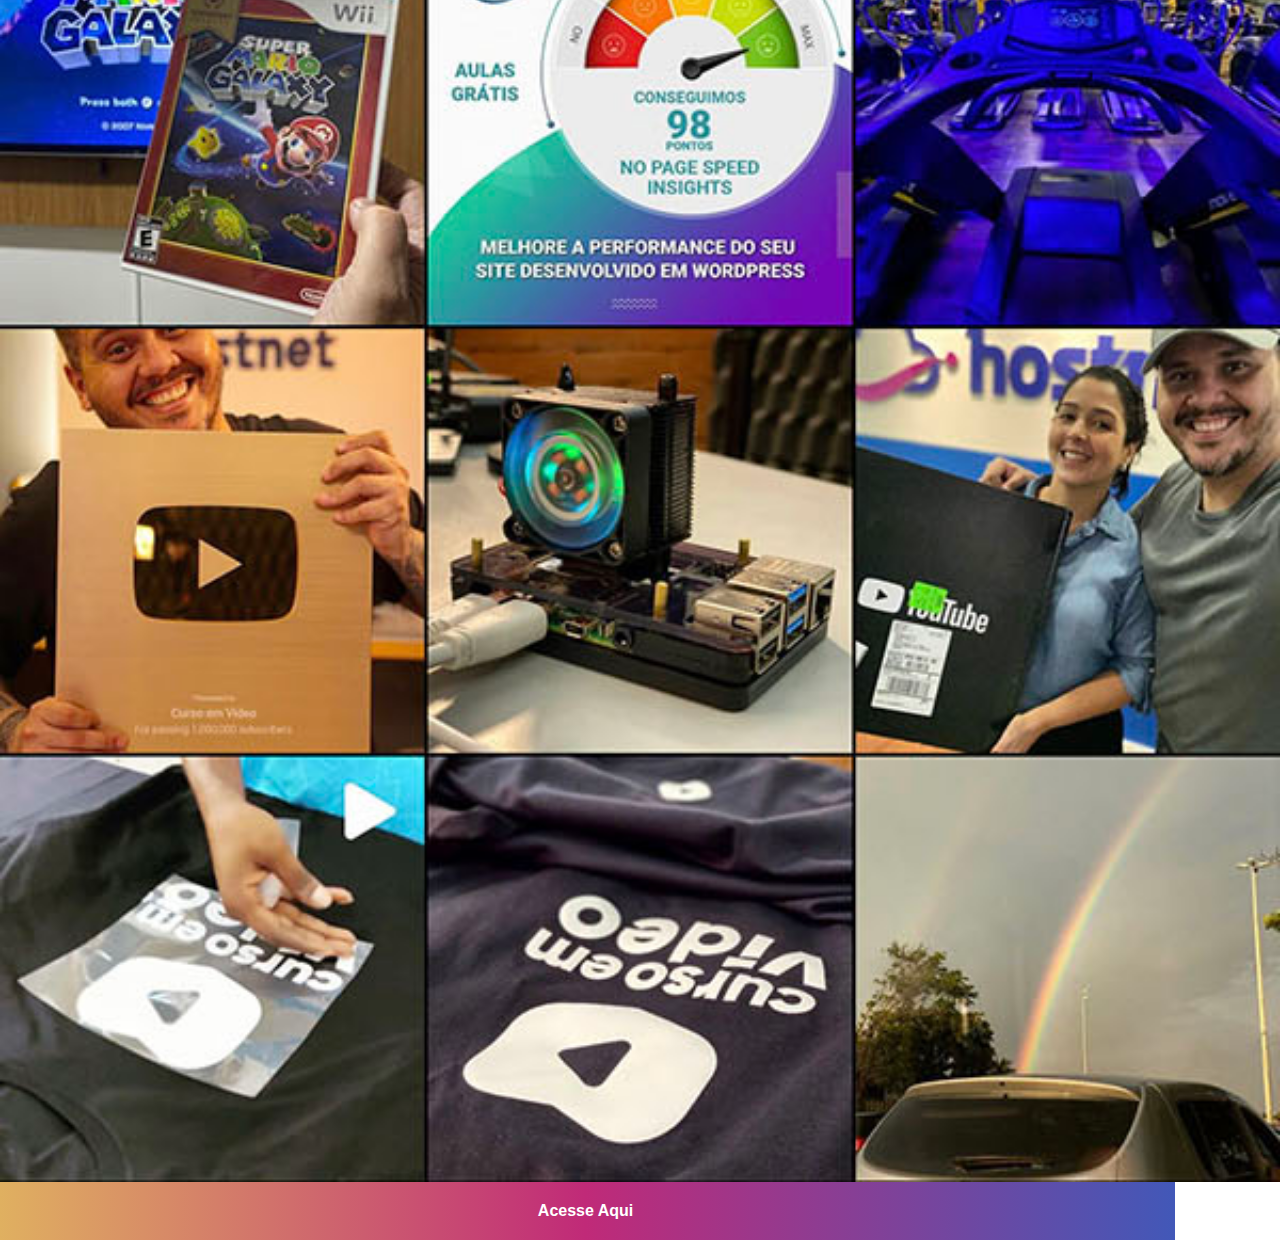
<file: instagram.html>
<!DOCTYPE html>
<html lang="pt-BR">
<head>
    <meta charset="UTF-8">
    <meta http-equiv="X-UA-Compatible" content="IE=edge">
    <meta name="viewport" content="width=device-width, initial-scale=1.0">
    <title>instagram</title>
    
    <style>
        
        * {
            margin: 0;
            padding: 0;
            font-family: Arial, Helvetica, sans-serif;
        }


        ::-webkit-scrollbar {
            width: 0px;
            height: 0px;
        }


        img {
            width: 100vw;
        }


        a {
            display: block;
            background-image: linear-gradient( to right , #e0b160, #c02a78, #4258b8 );
            color: white;
            padding: 20px;
            text-align: center;
            font-weight: bolder;
            text-decoration: none;
            width: 89vw;
            margin: -4px;
        }

    </style>
        
</head>
<body>

    <img src="/imagens/tela-instagram.jpg" alt="youtube">
    <a href="https://www.instagram.com/cursoemvideo/" target="_blank" rel="external">Acesse Aqui</a>

</body>
</html>
</file>
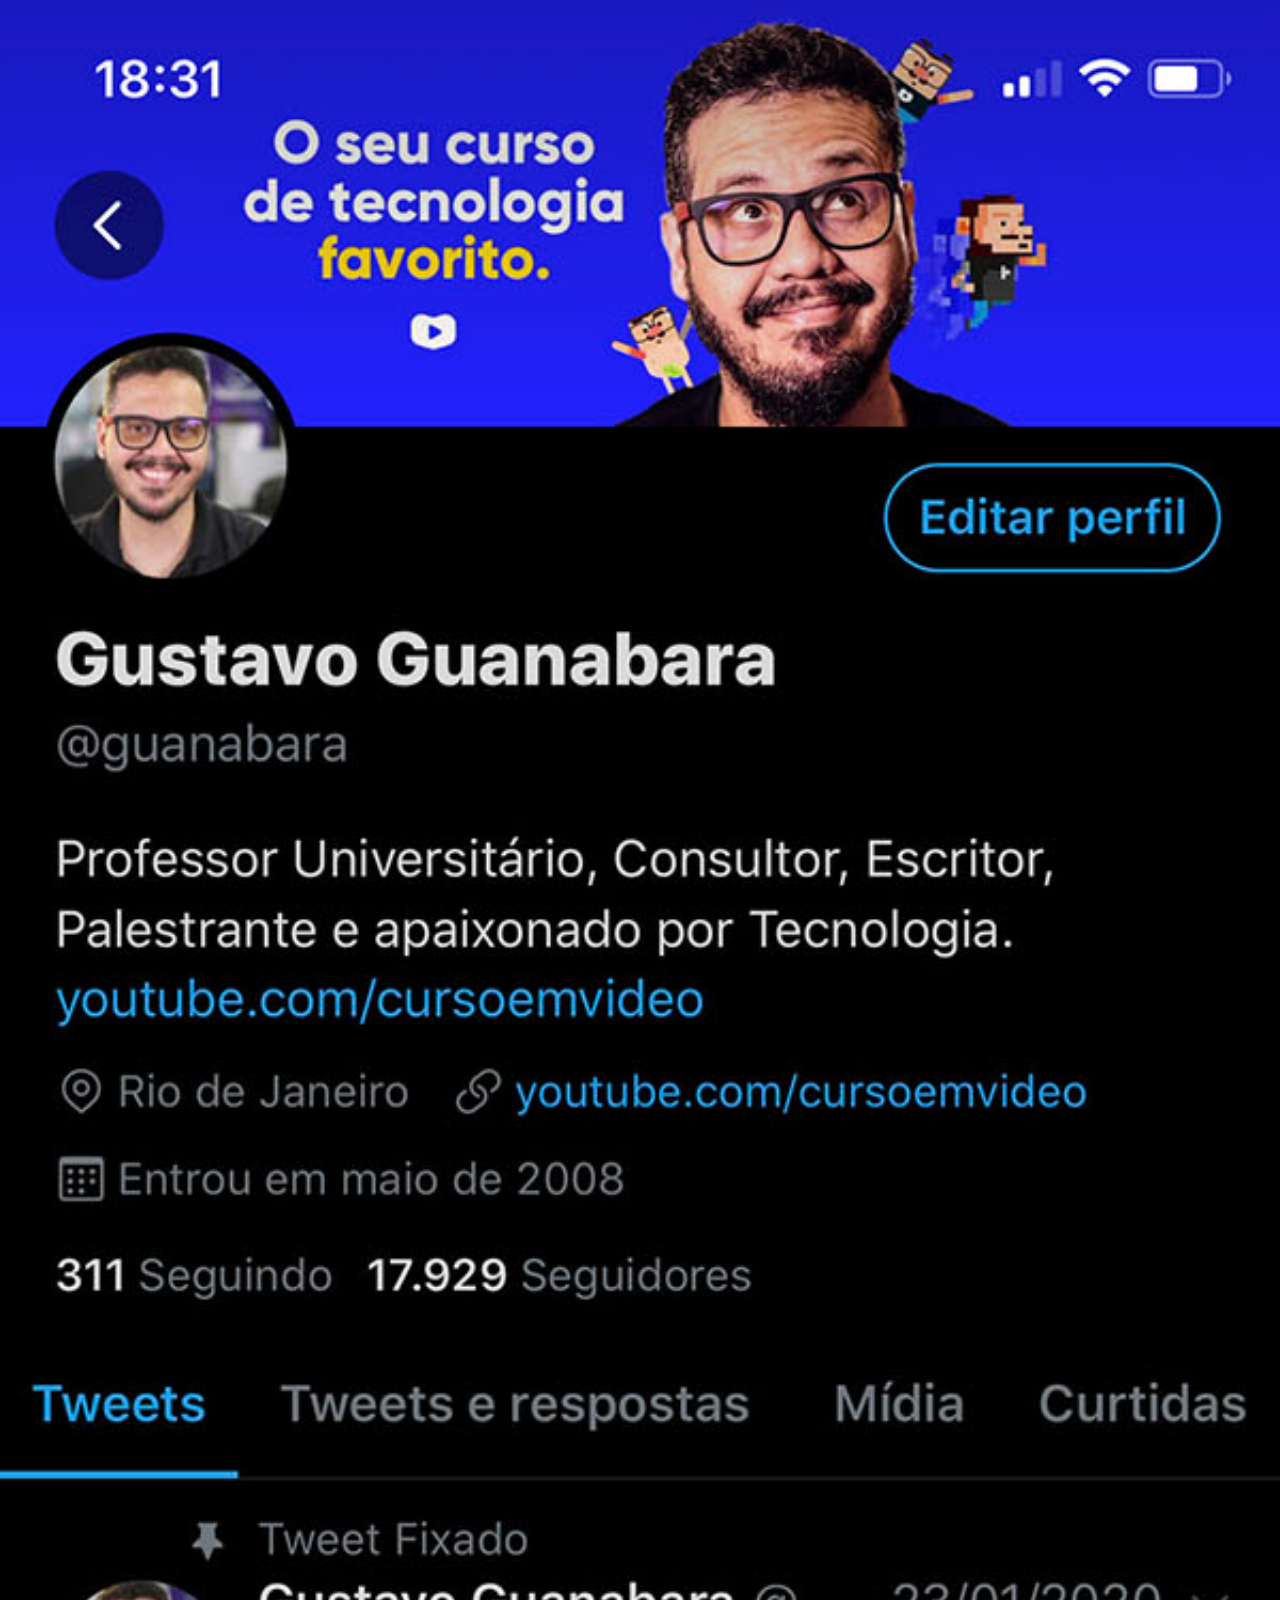
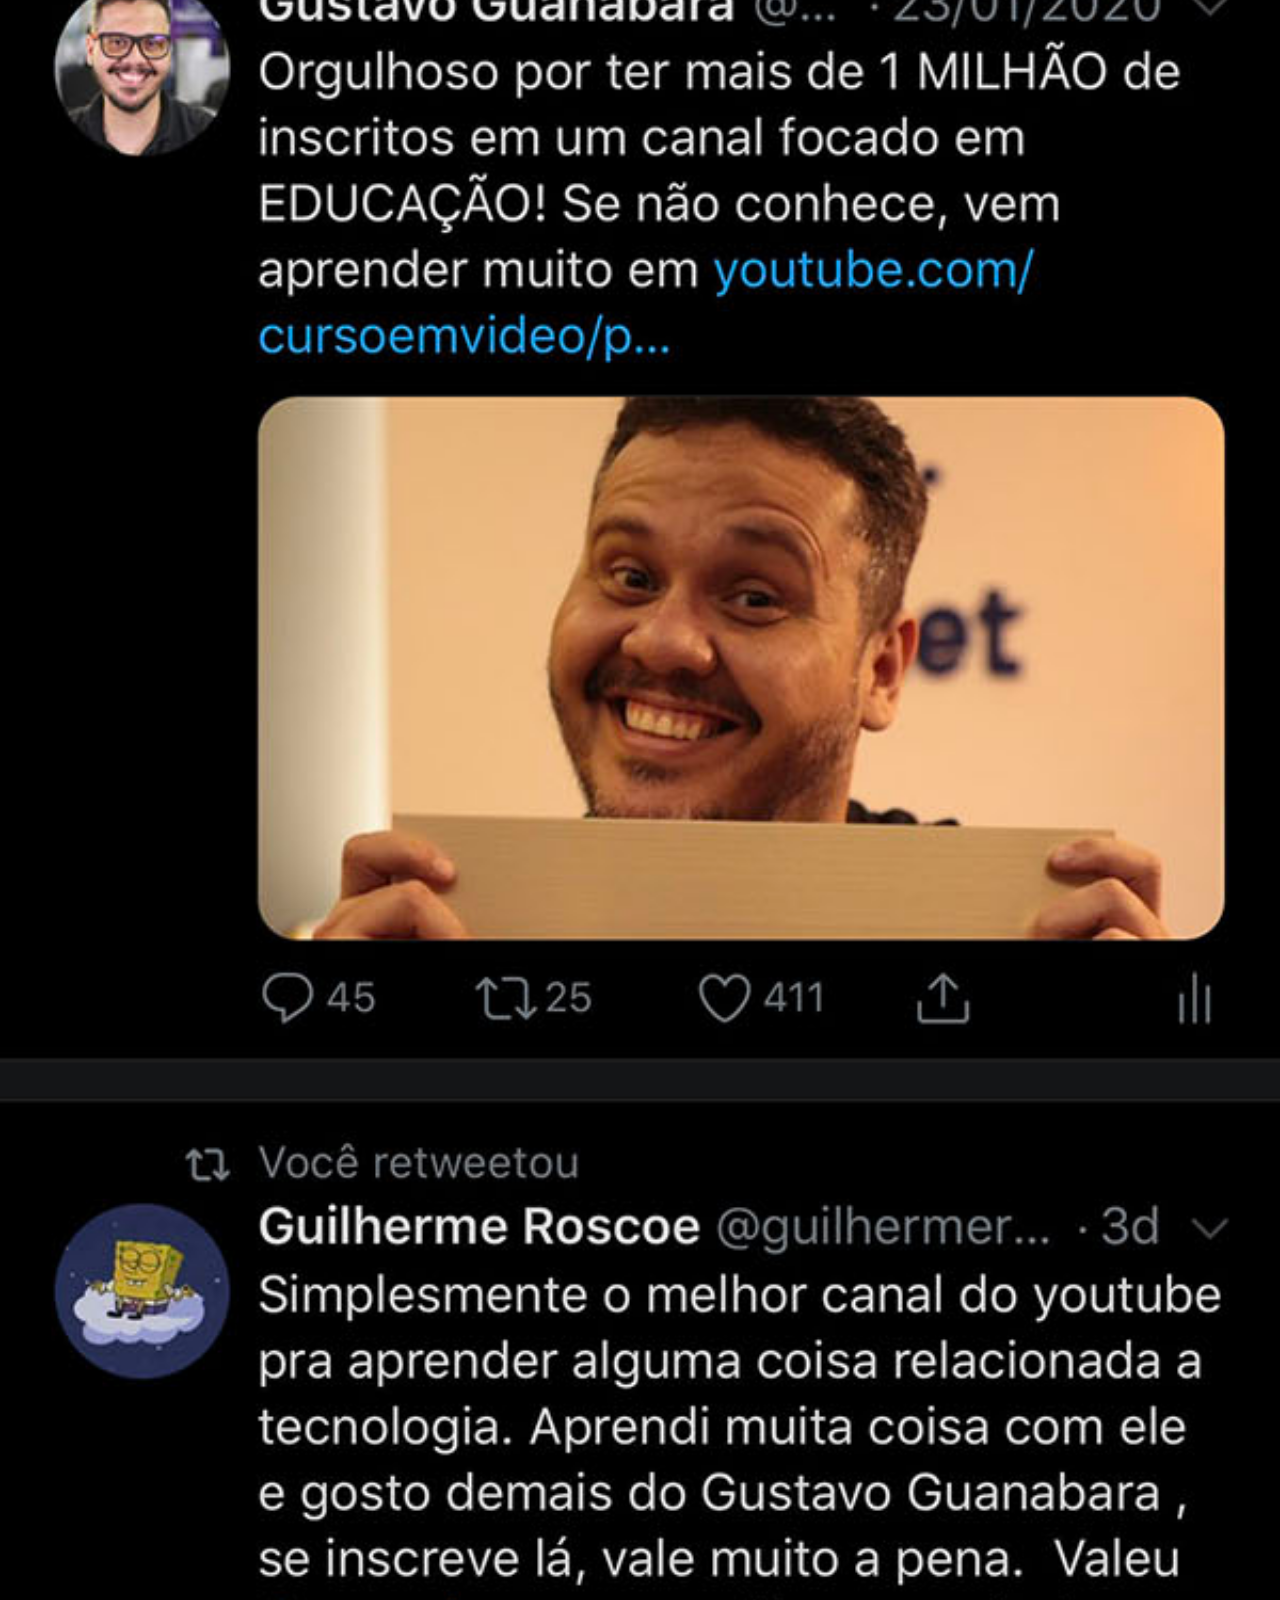
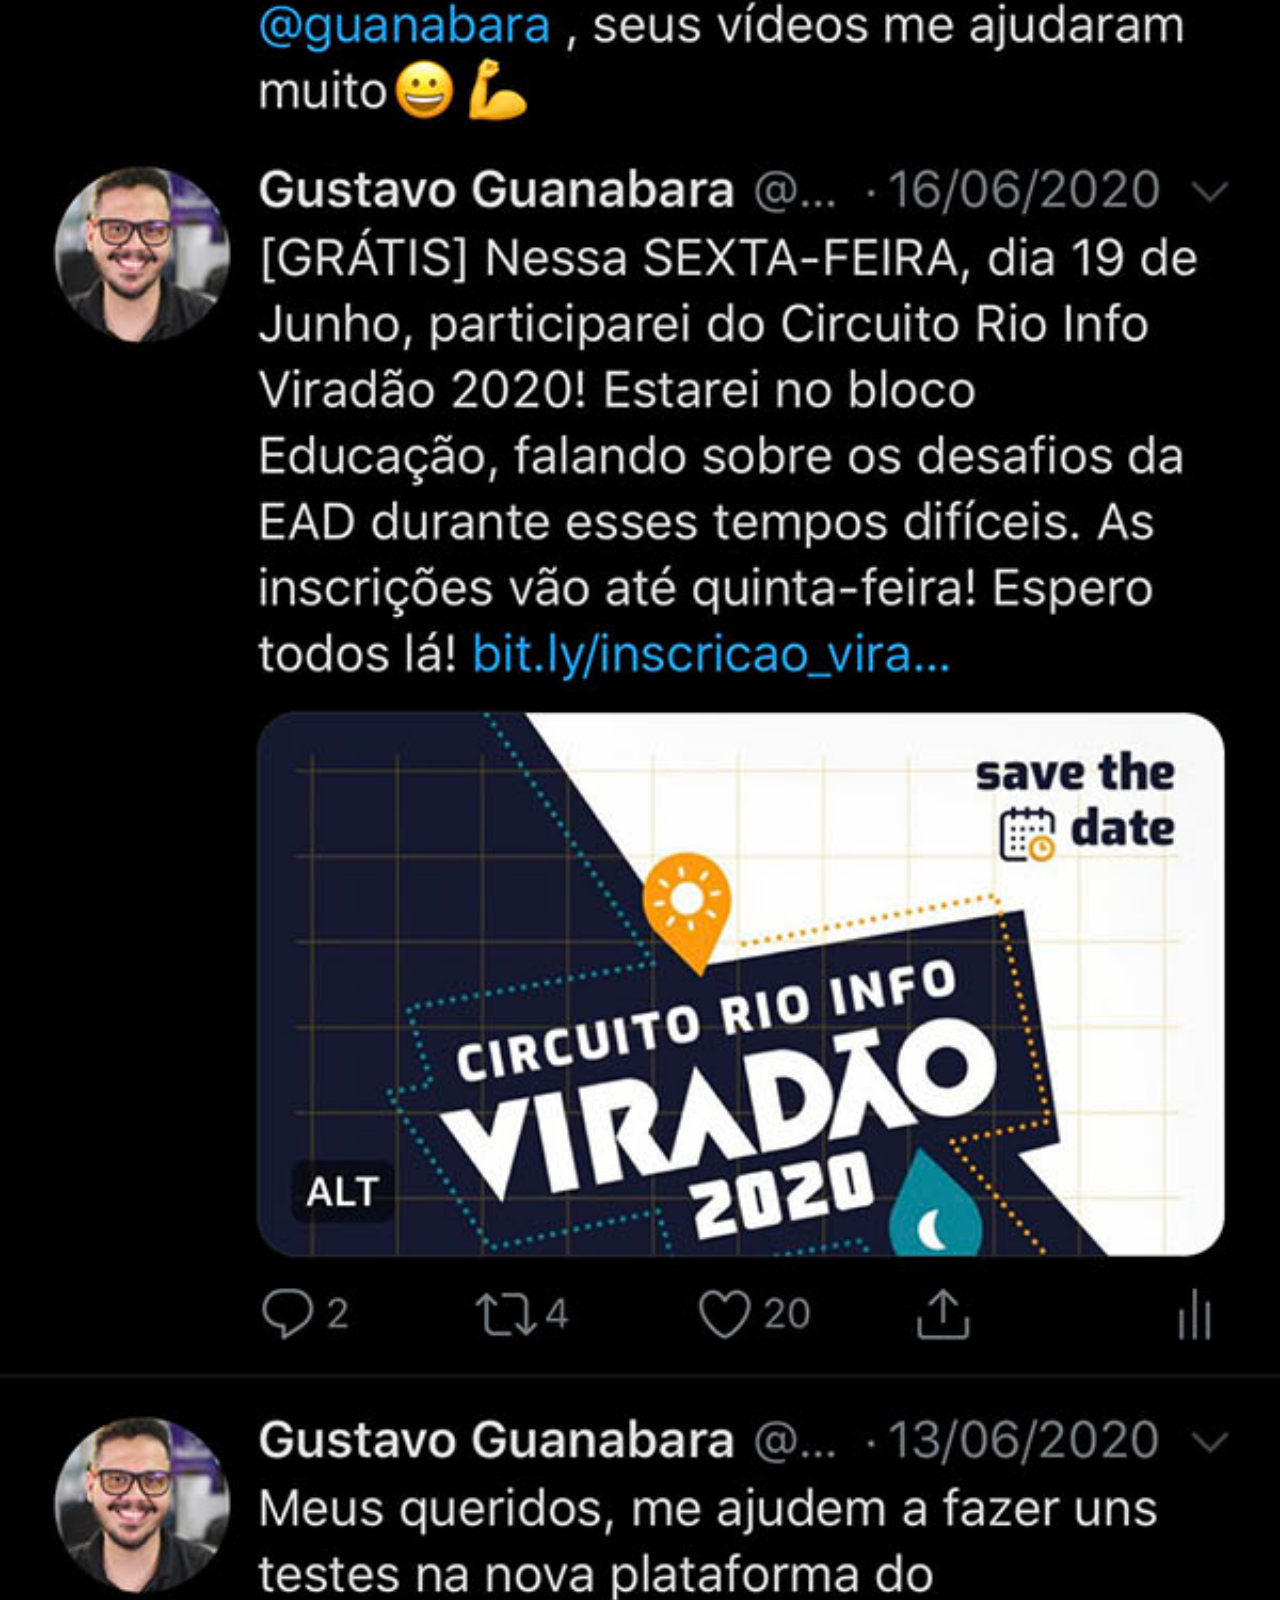
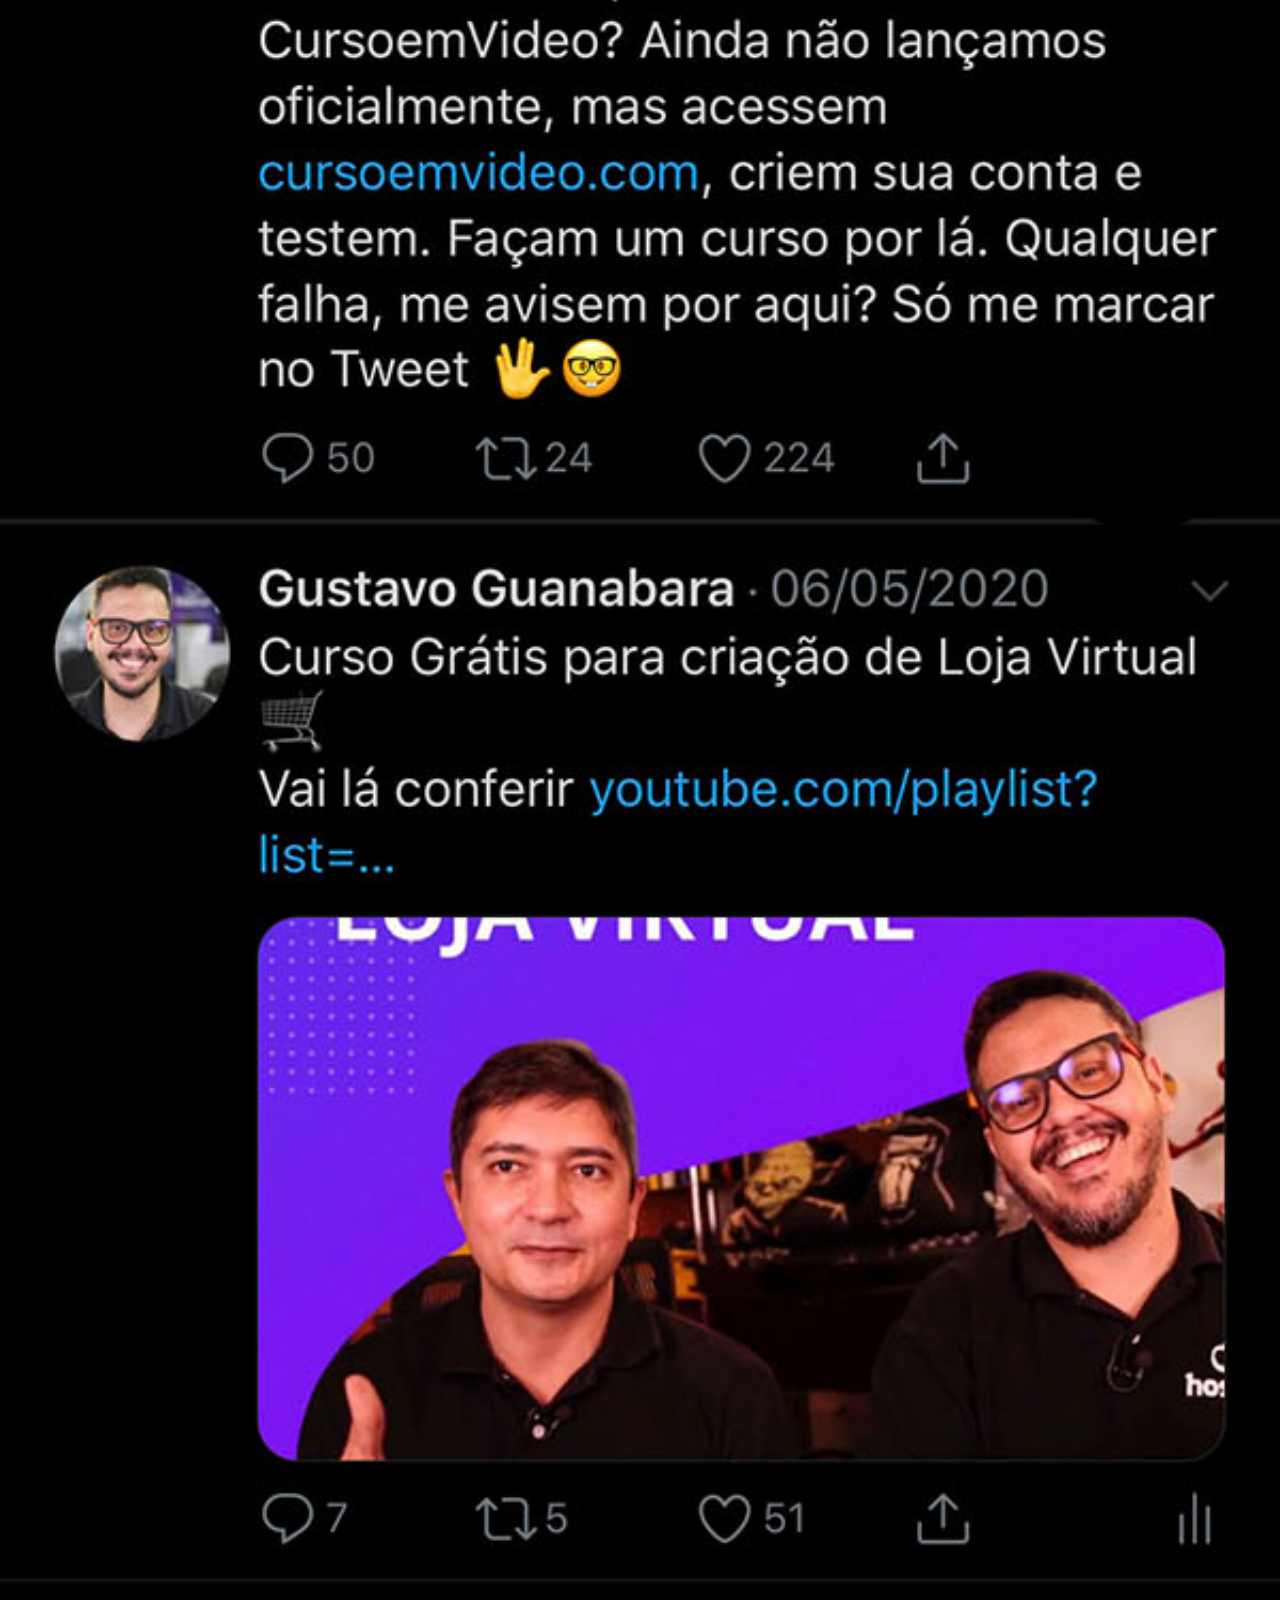
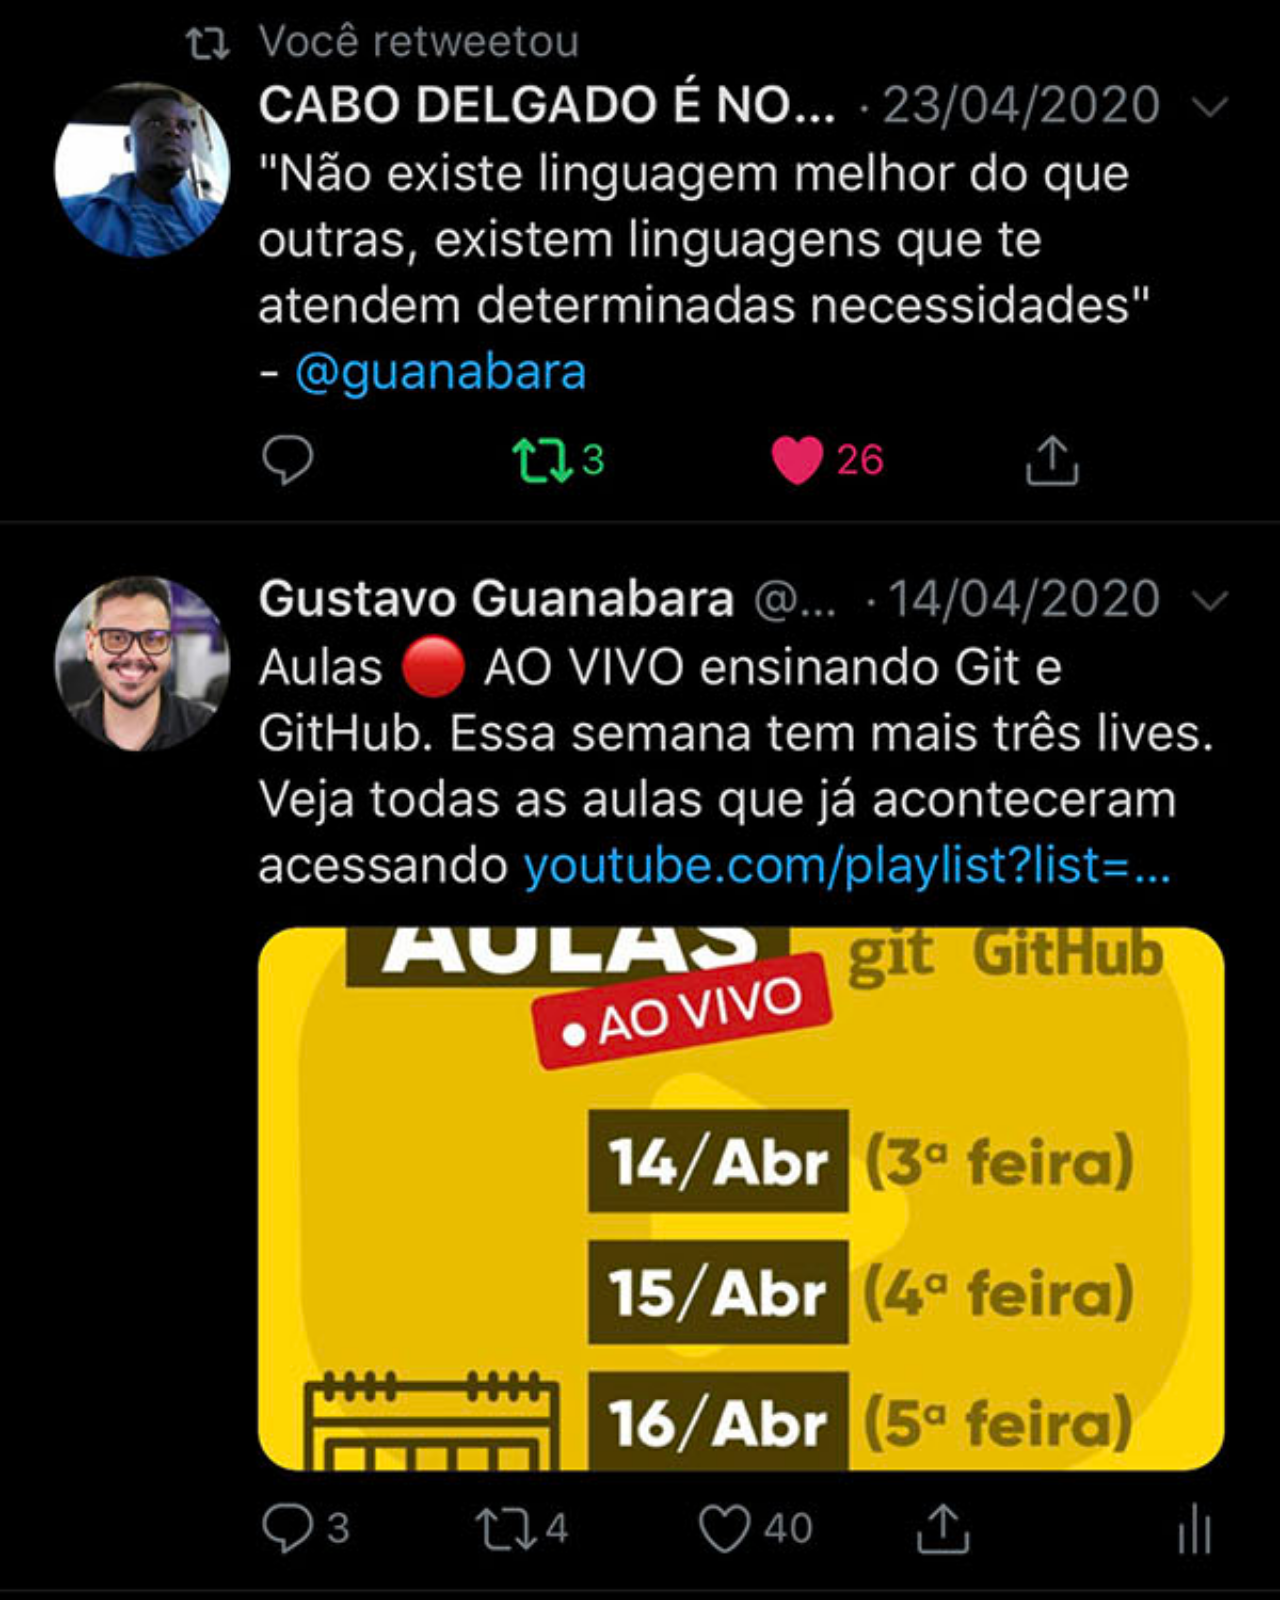
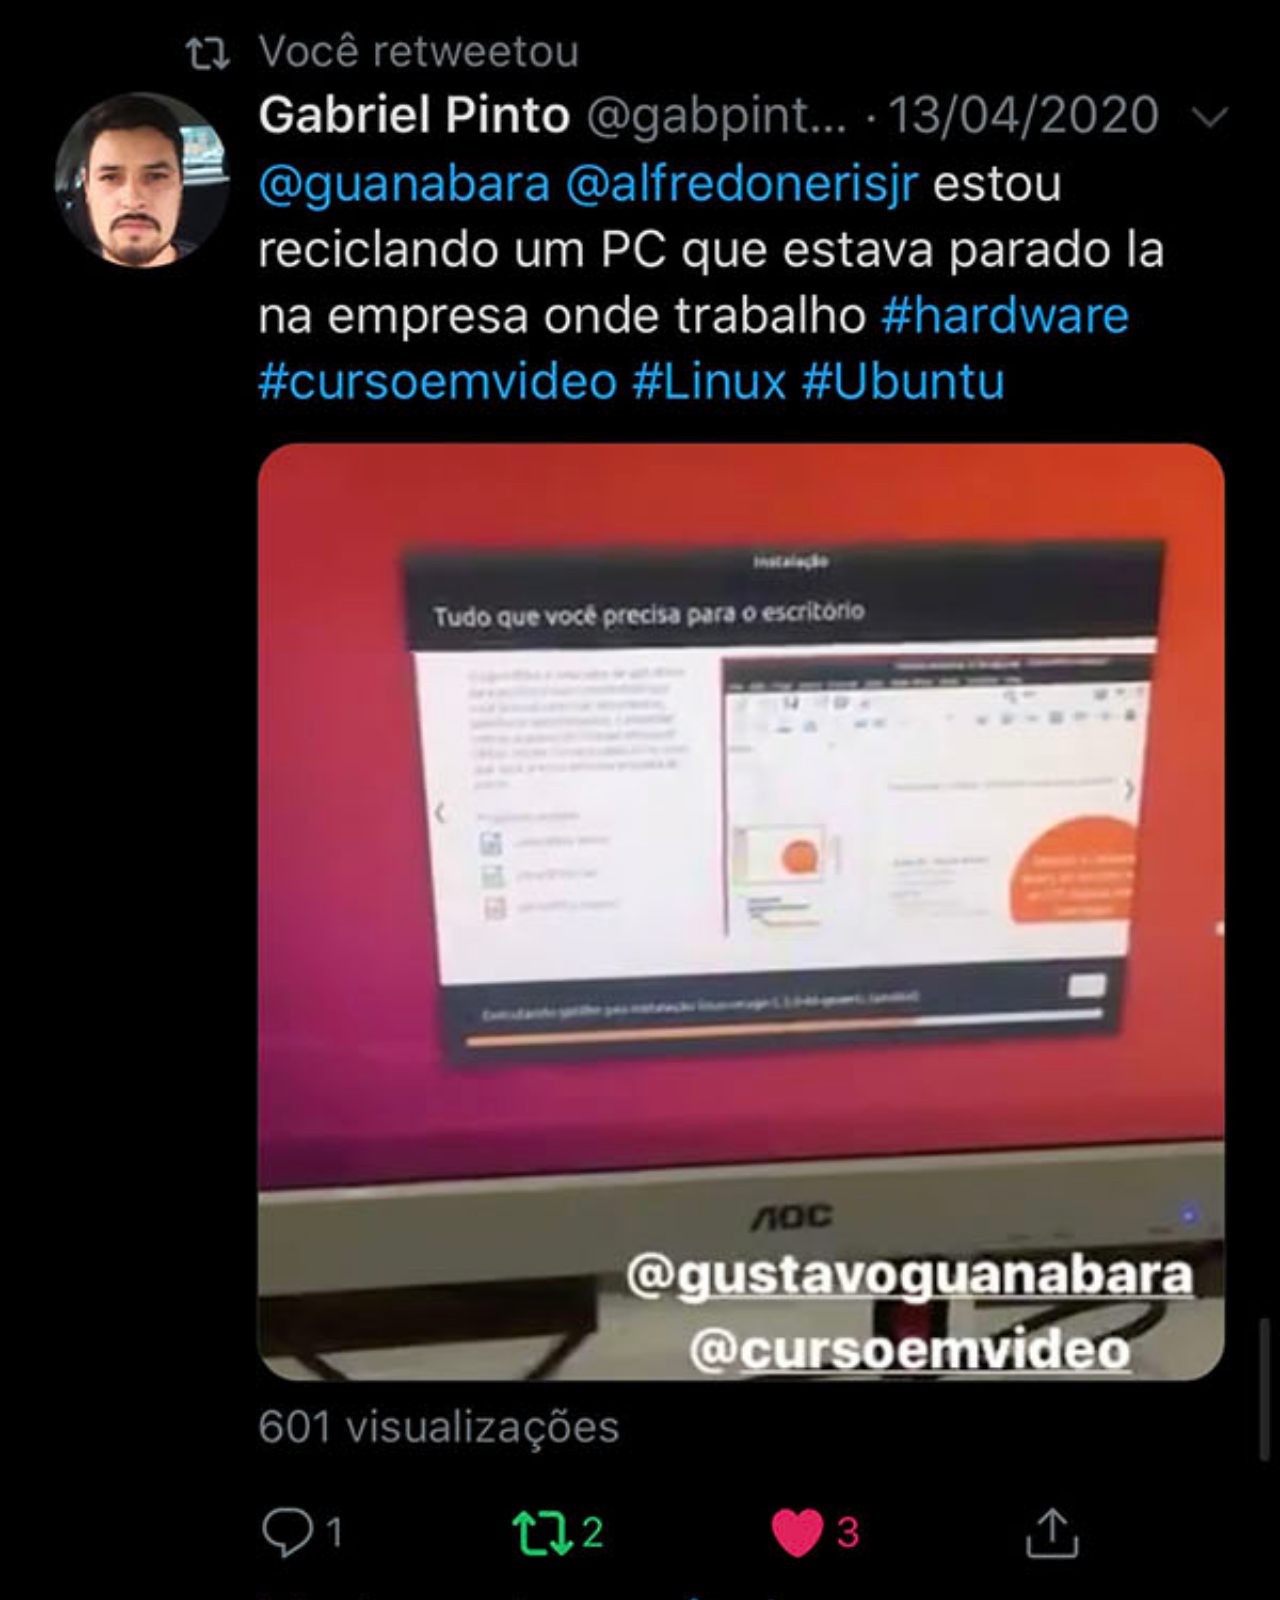
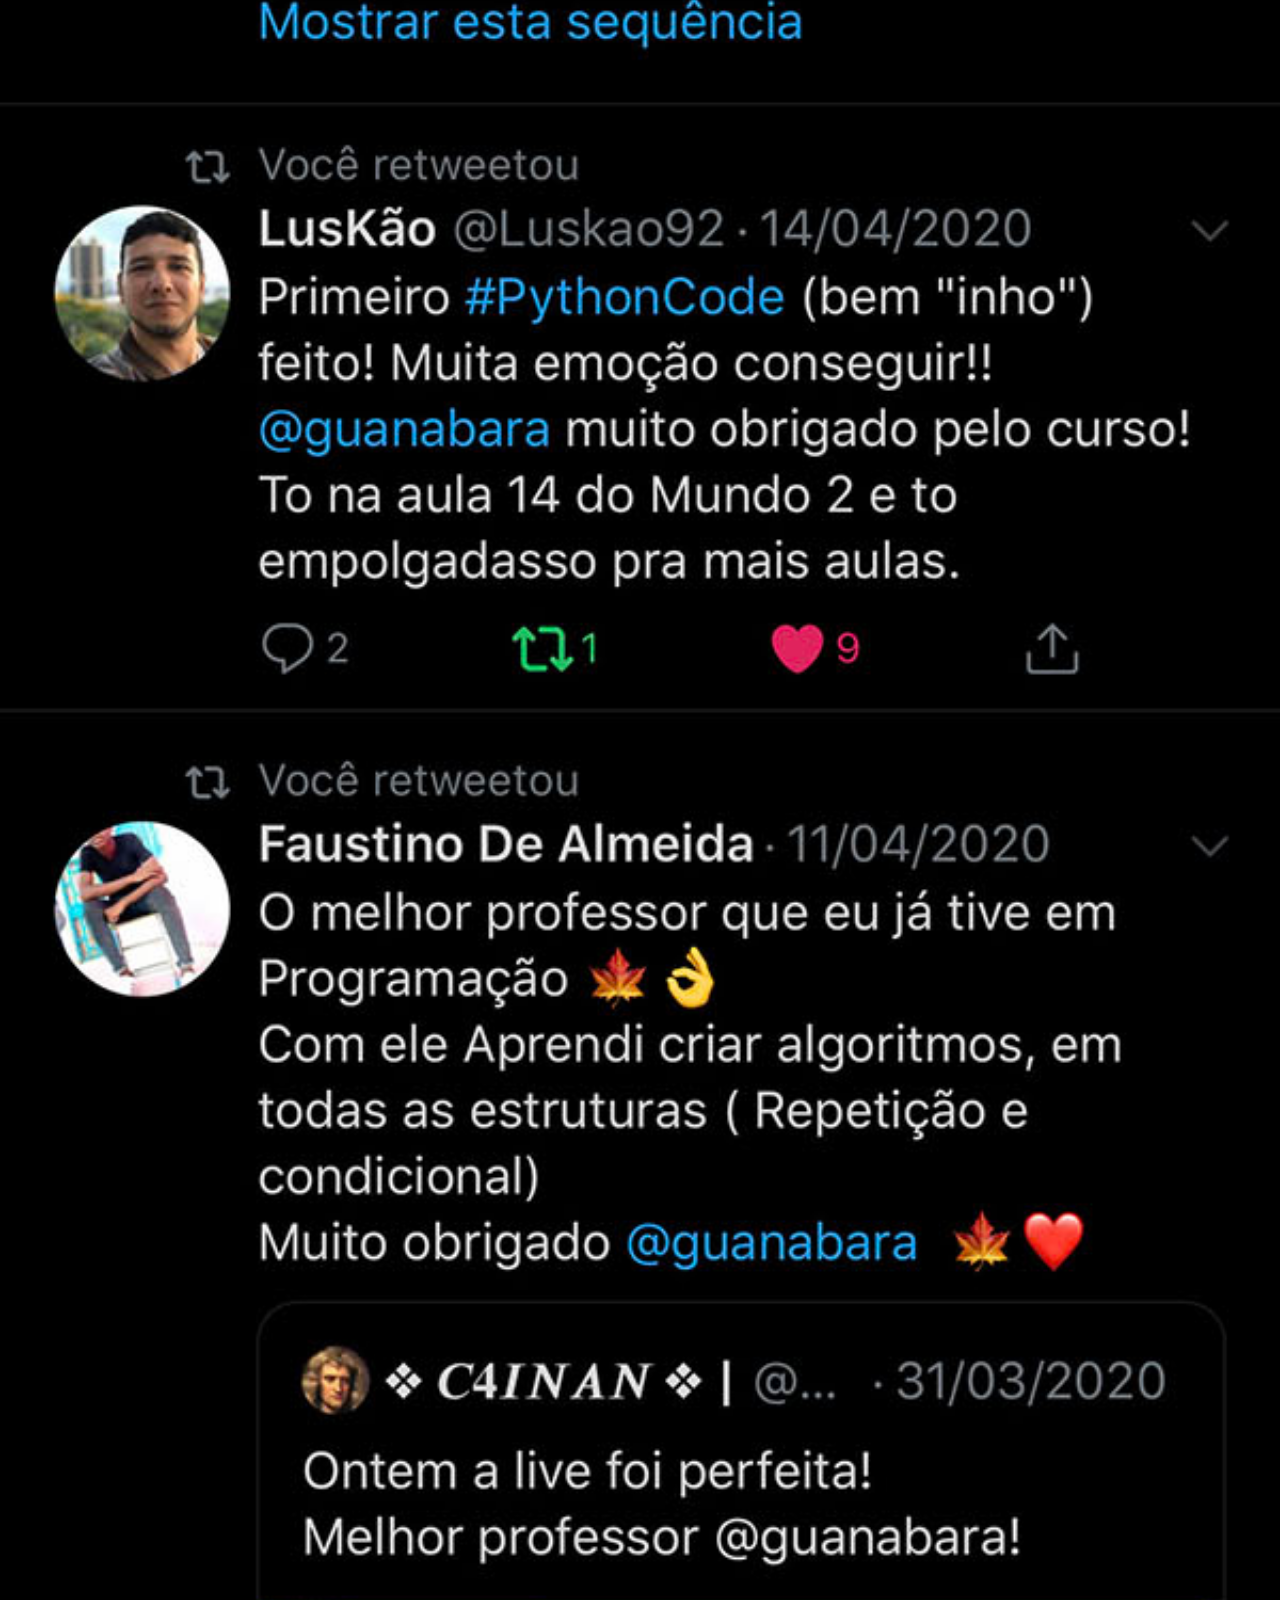
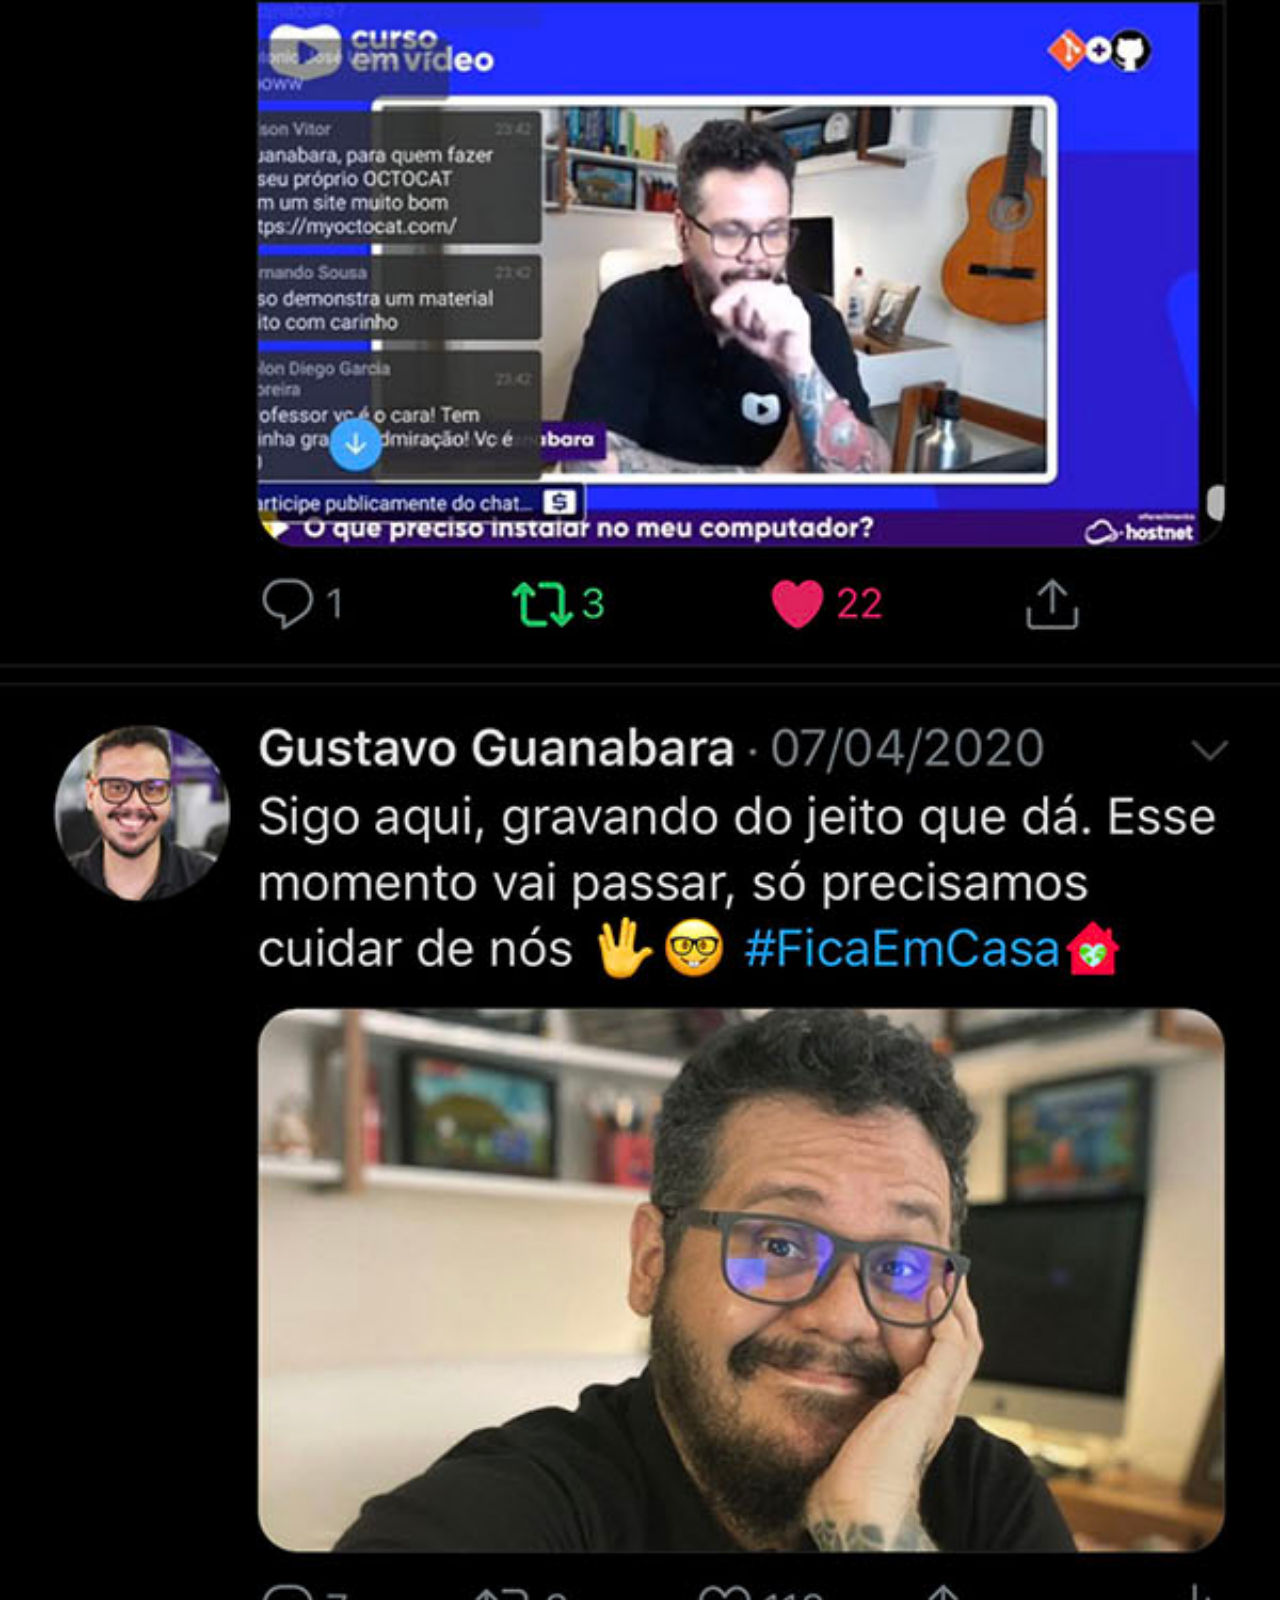
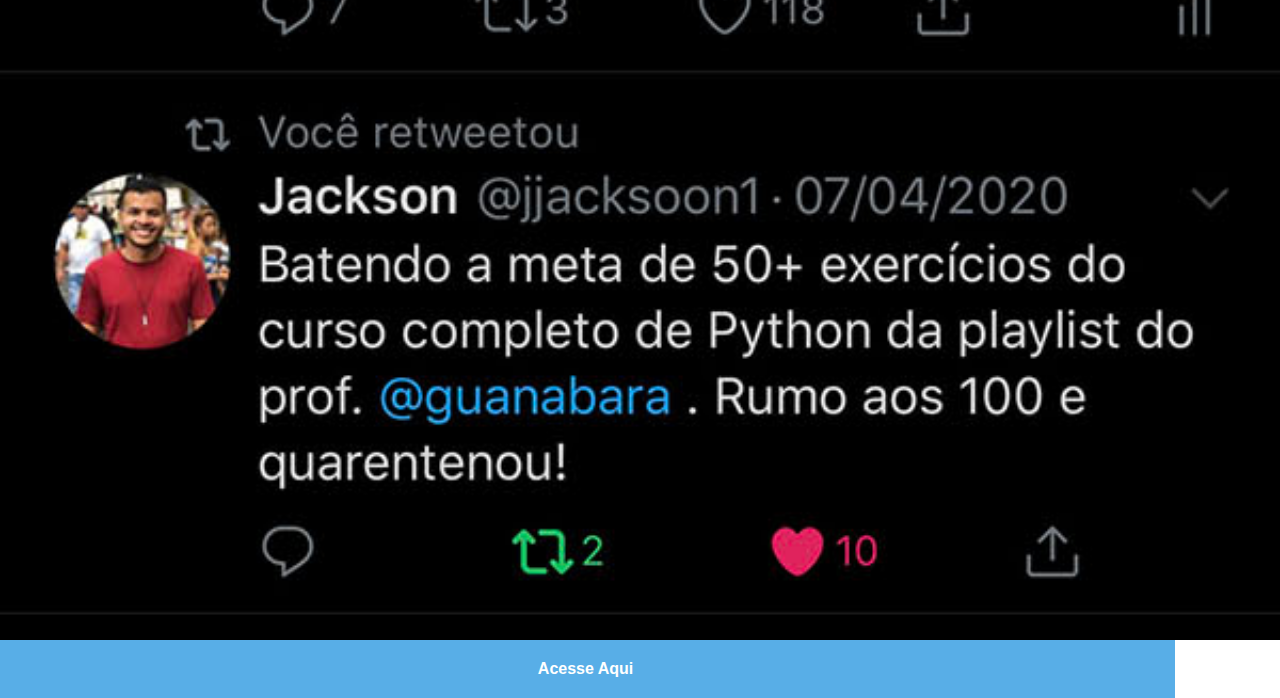
<file: twitter.html>
<!DOCTYPE html>
<html lang="pt-BR">
<head>
    <meta charset="UTF-8">
    <meta http-equiv="X-UA-Compatible" content="IE=edge">
    <meta name="viewport" content="width=device-width, initial-scale=1.0">
    <title>Twitter</title>
    
    <style>
        
        * {
            margin: 0;
            padding: 0;
            font-family: Arial, Helvetica, sans-serif;
        }

        
        ::-webkit-scrollbar {
            width: 0px;
            height: 0px;
        }


        img {
            width: 100vw;
        }


        a {
            display: block;
            background-color: #58AEE7;
            color: white;
            padding: 20px;
            text-align: center;
            font-weight: bolder;
            text-decoration: none;
            width: 89vw;
            margin: -4px;
        }
    
    </style>

        
</head>
<body>

    <img src="/imagens/tela-twitter.jpg" alt="youtube">
    <a href="https://twitter.com/cursosemvideo" target="_blank" rel="external">Acesse Aqui</a>

</body>
</html>
</file>
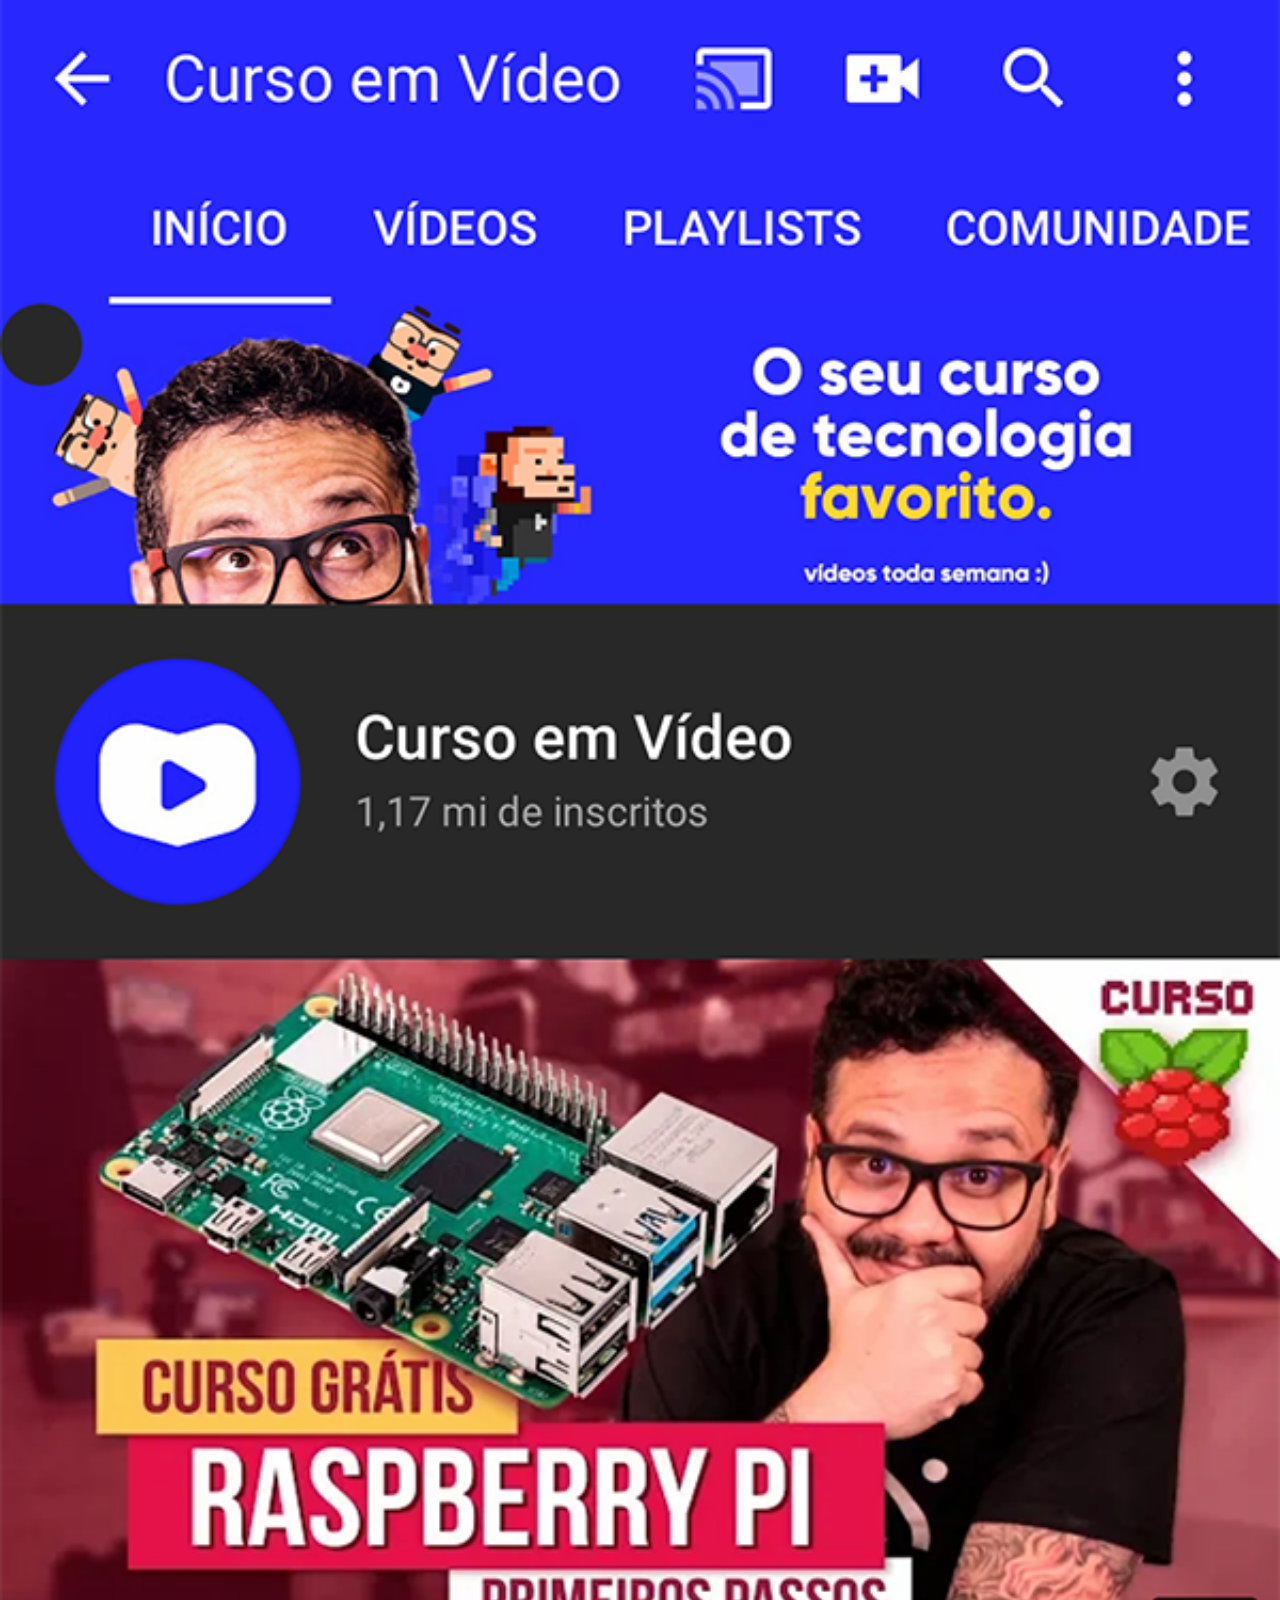
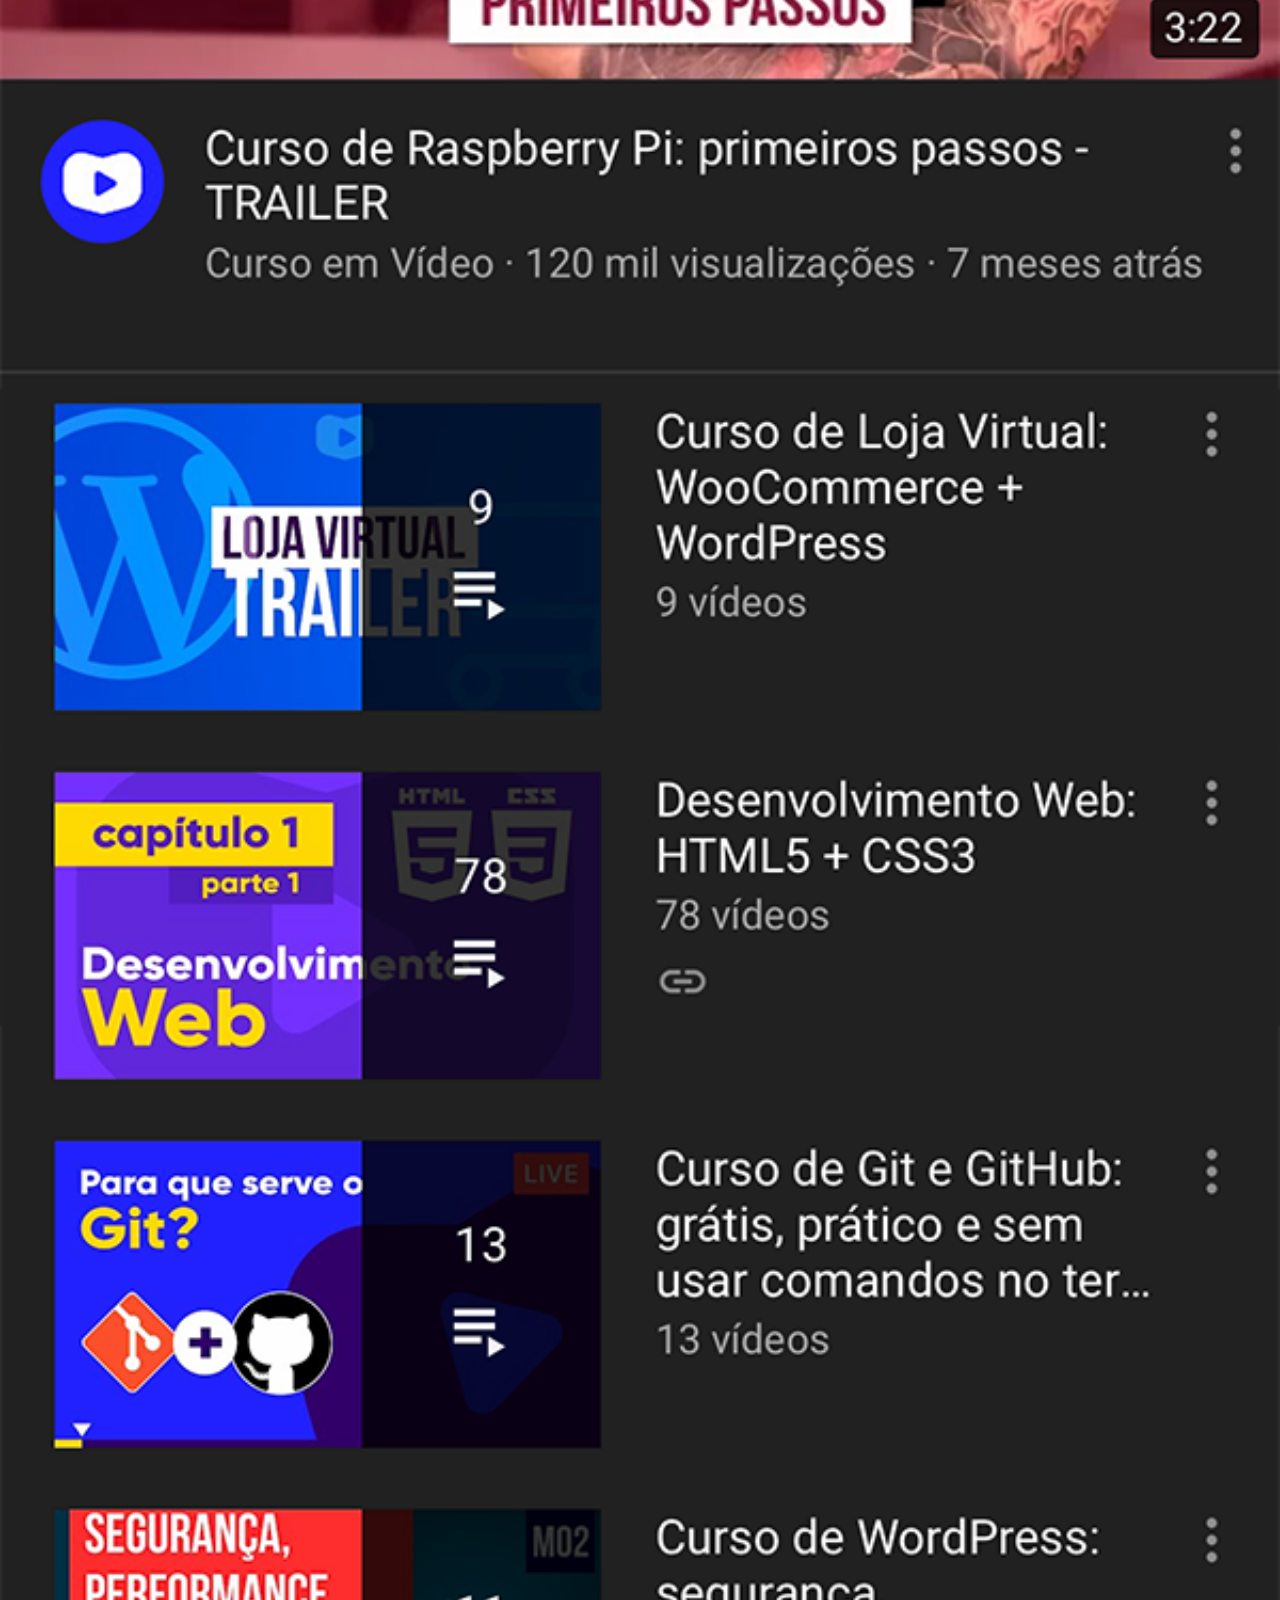
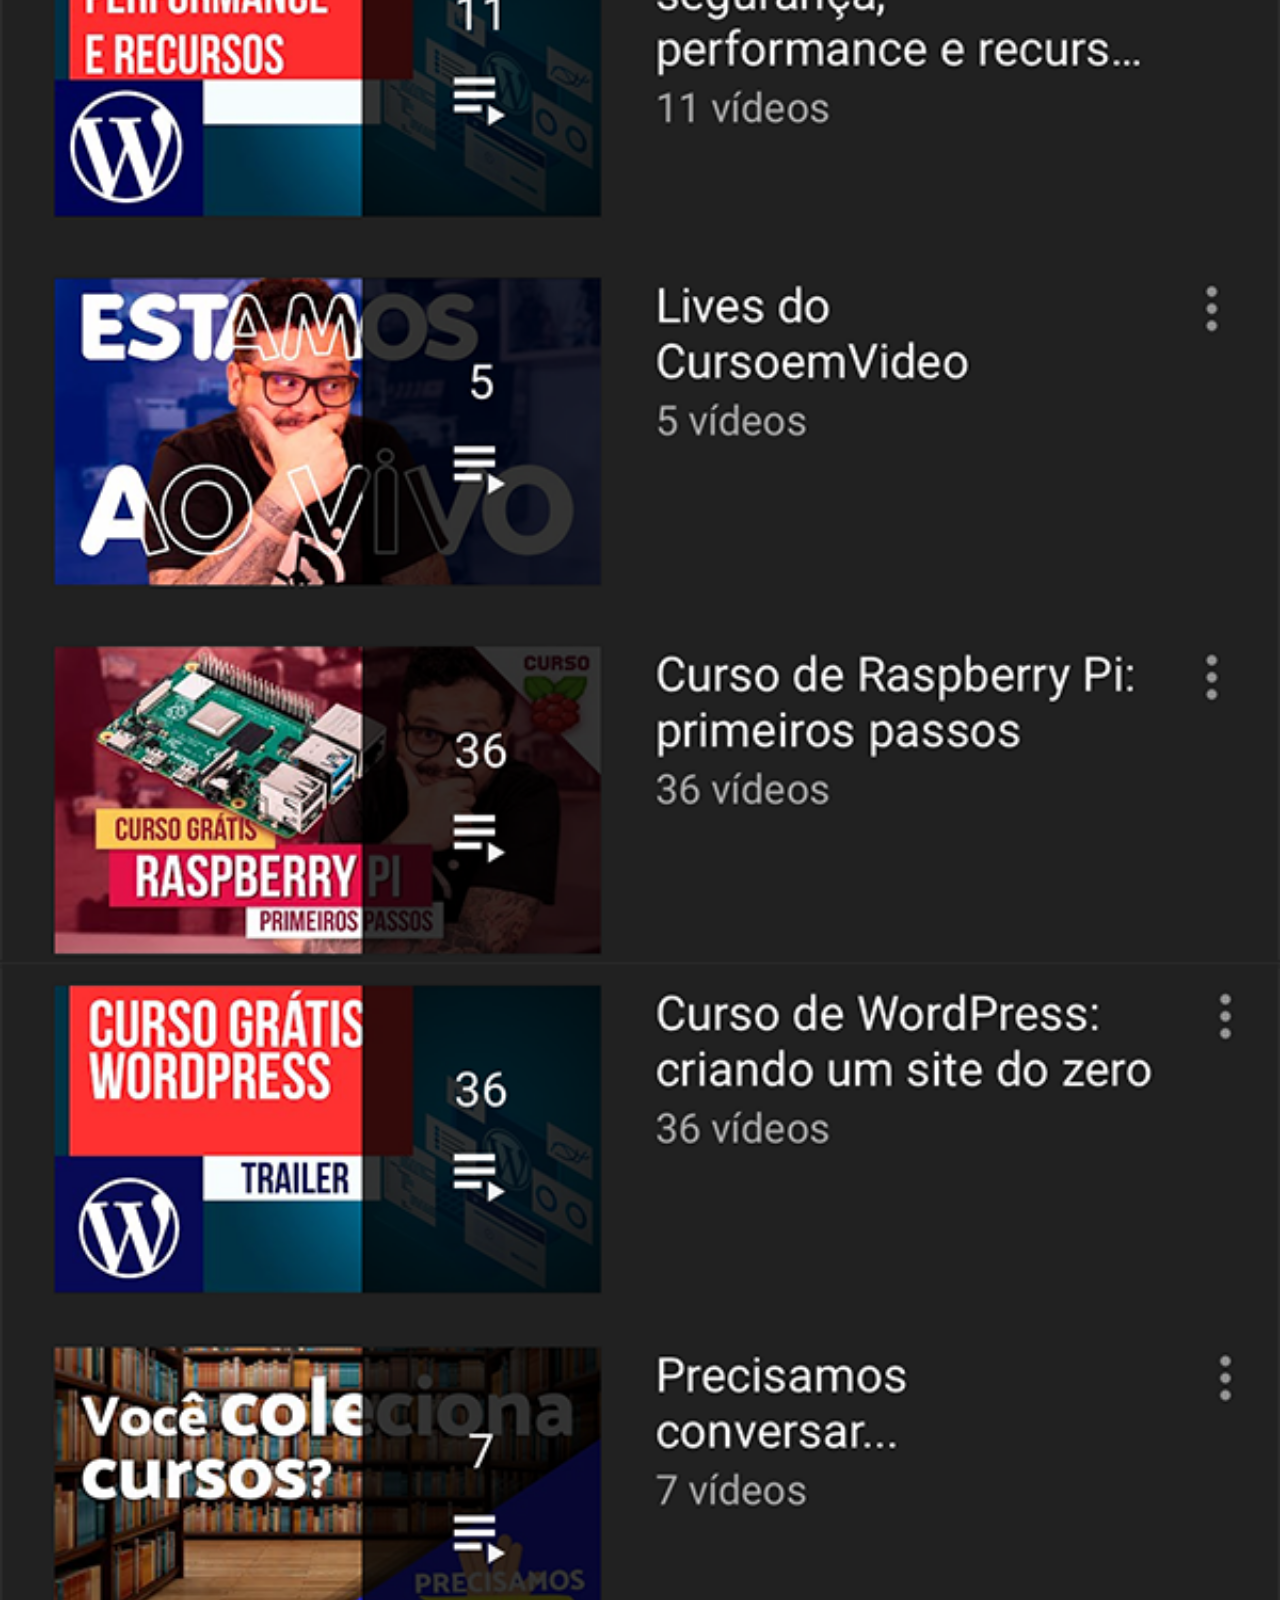
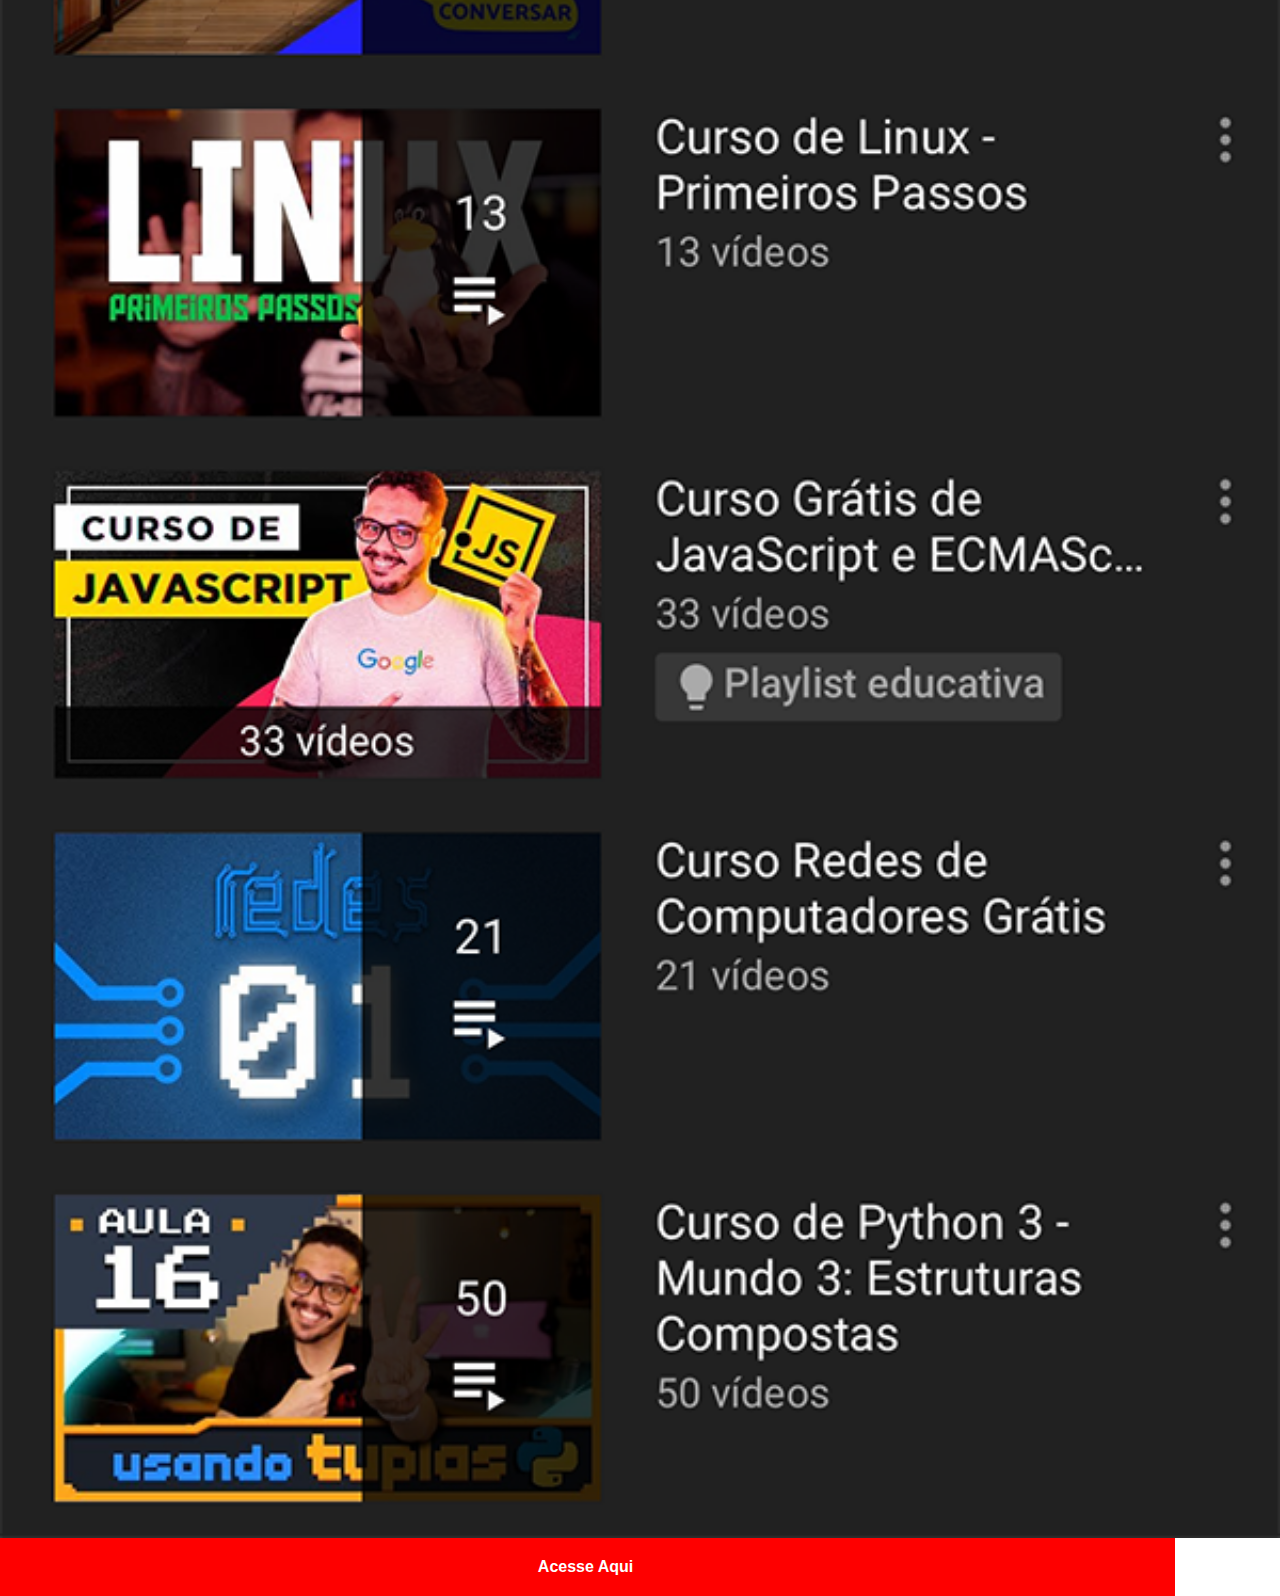
<file: youtube.html>
<!DOCTYPE html>
<html lang="pt-BR">
<head>
    <meta charset="UTF-8">
    <meta http-equiv="X-UA-Compatible" content="IE=edge">
    <meta name="viewport" content="width=device-width, initial-scale=1.0">
    <title>Youtube</title>
    
    <style>
        
        * {
            margin: 0;
            padding: 0;
            font-family: Arial, Helvetica, sans-serif;
        }

        ::-webkit-scrollbar {
            width: 0px;
            height: 0px;
        }


        img {
            width: 100vw;
        }


        a {
            display: block;
            background-color: #FE0000;
            color: white;
            padding: 20px;
            text-align: center;
            font-weight: bolder;
            text-decoration: none;
            width: 89vw;
            margin: -4px;
        }

    </style>
        
</head>
<body>
    <img src="/imagens/tela-youtube.png" alt="youtube">
    <a href="https://www.youtube.com/@CursoemVideo/playlists" target="_blank" rel="external">Acesse Aqui</a>
</body>
</html>
</file>
<file: style.css>
@charset "UTF-8";



* {
    margin: 0;
    padding: 0;
    font-family: Arial, Helvetica, sans-serif;
}



html, body {
    height: 100vh;
    width: 100vw;
    background-color: black;
}


body {
    background: url(/imagens/fundo-madeira.jpg) no-repeat top center;
    background-size: cover;
    background-attachment: fixed;
}


main {
    position: relative;
    height: 100vh;
    
}


#telefone {
    height: 627px;
    width: 311px;
    background-image: url(/imagens/frame-iphone.png);
    background-repeat: no-repeat;
    position: absolute;
    top:50%;
    left: 50%;
    transform: translate(-50%, -50%);
}


#tela {
    position: relative;
    top:80px;
    left: 21px;
    width: 266px;
    height: 471px;
}


#redes-sociais> a > img {
   margin: 10px; 
   width: 50px;
   border-radius: 50%;
   box-shadow: 2px 2px 5px rgba(0, 0, 0, 0.637);
   box-sizing: border-box; 
}


#redes-sociais {
    text-align: right;
}


#redes-sociais > a > img:hover {
    border: 2px solid rgba(255, 255, 255, 0.692);
    transform: translate(-3px, -3px);
    box-shadow: 5px 5px 10px rgba(0, 0, 0, 0.623);
    transition: .2s;
}
</file>
